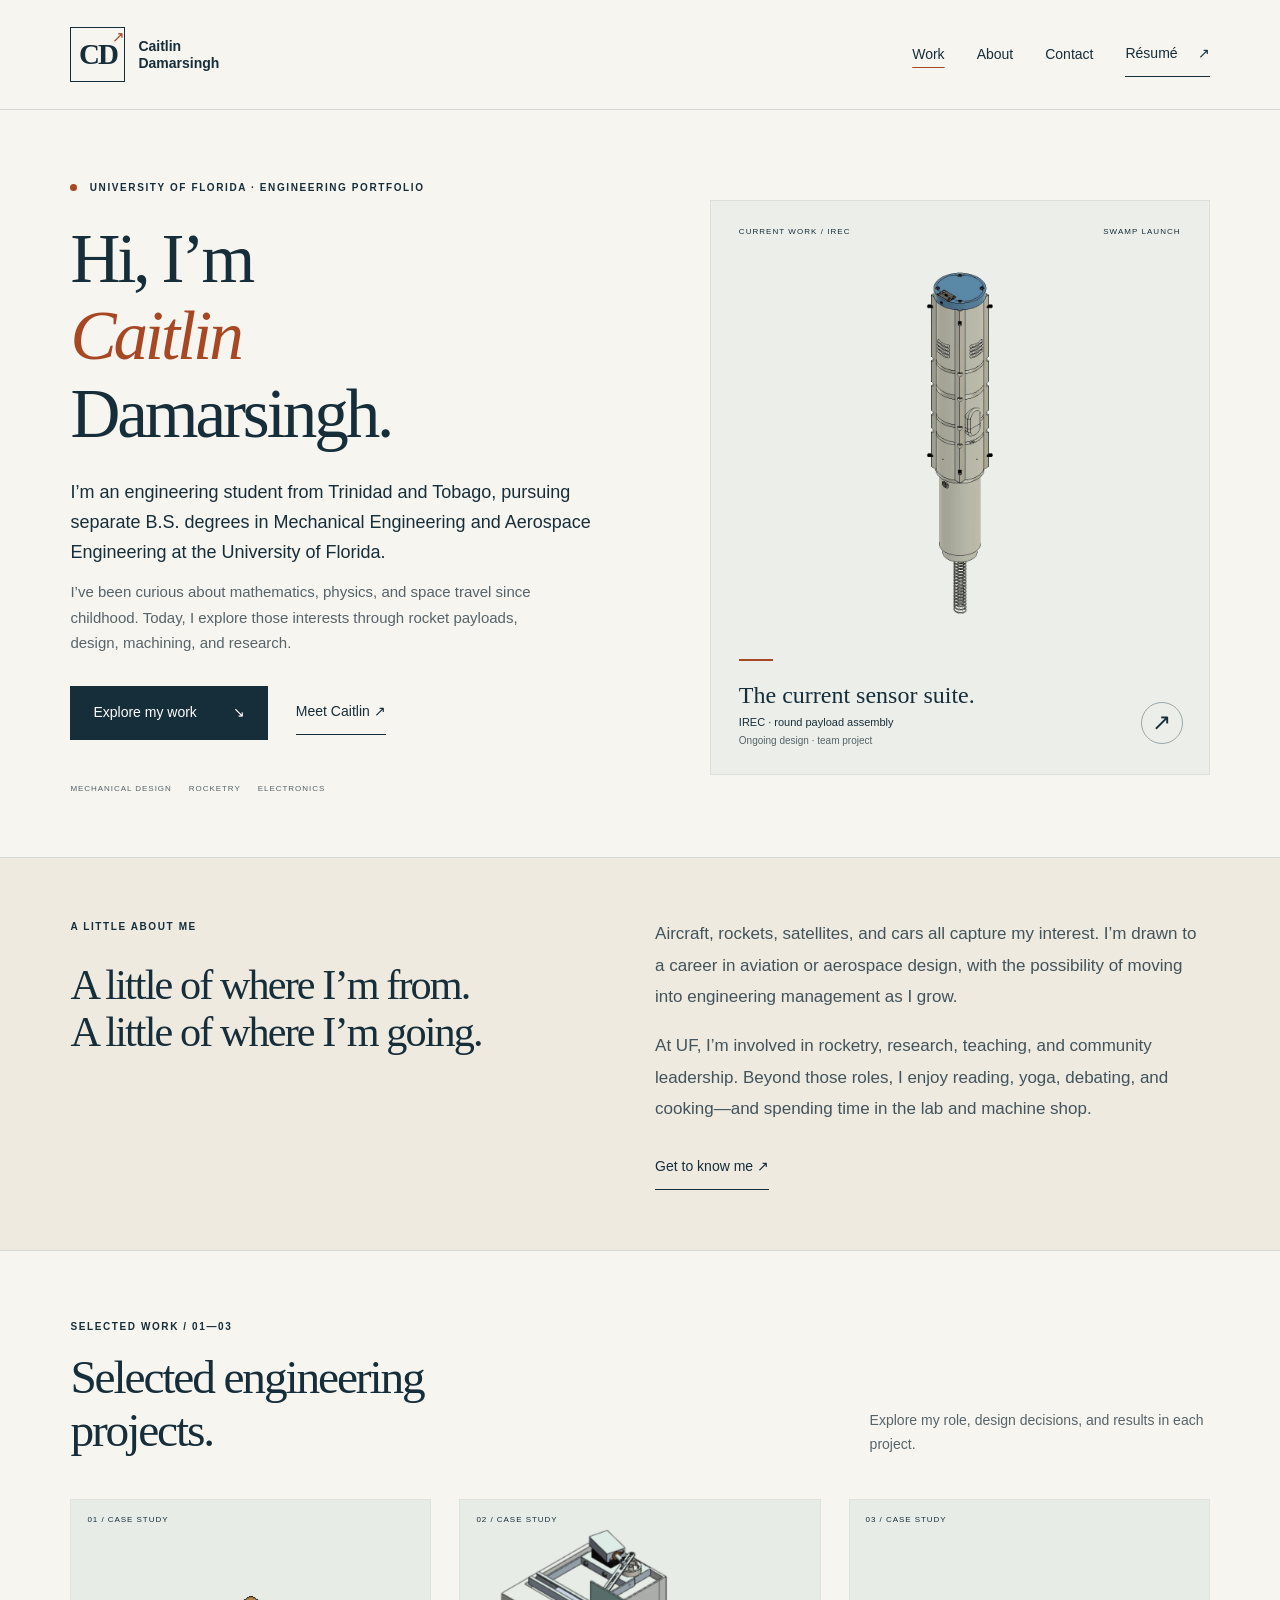
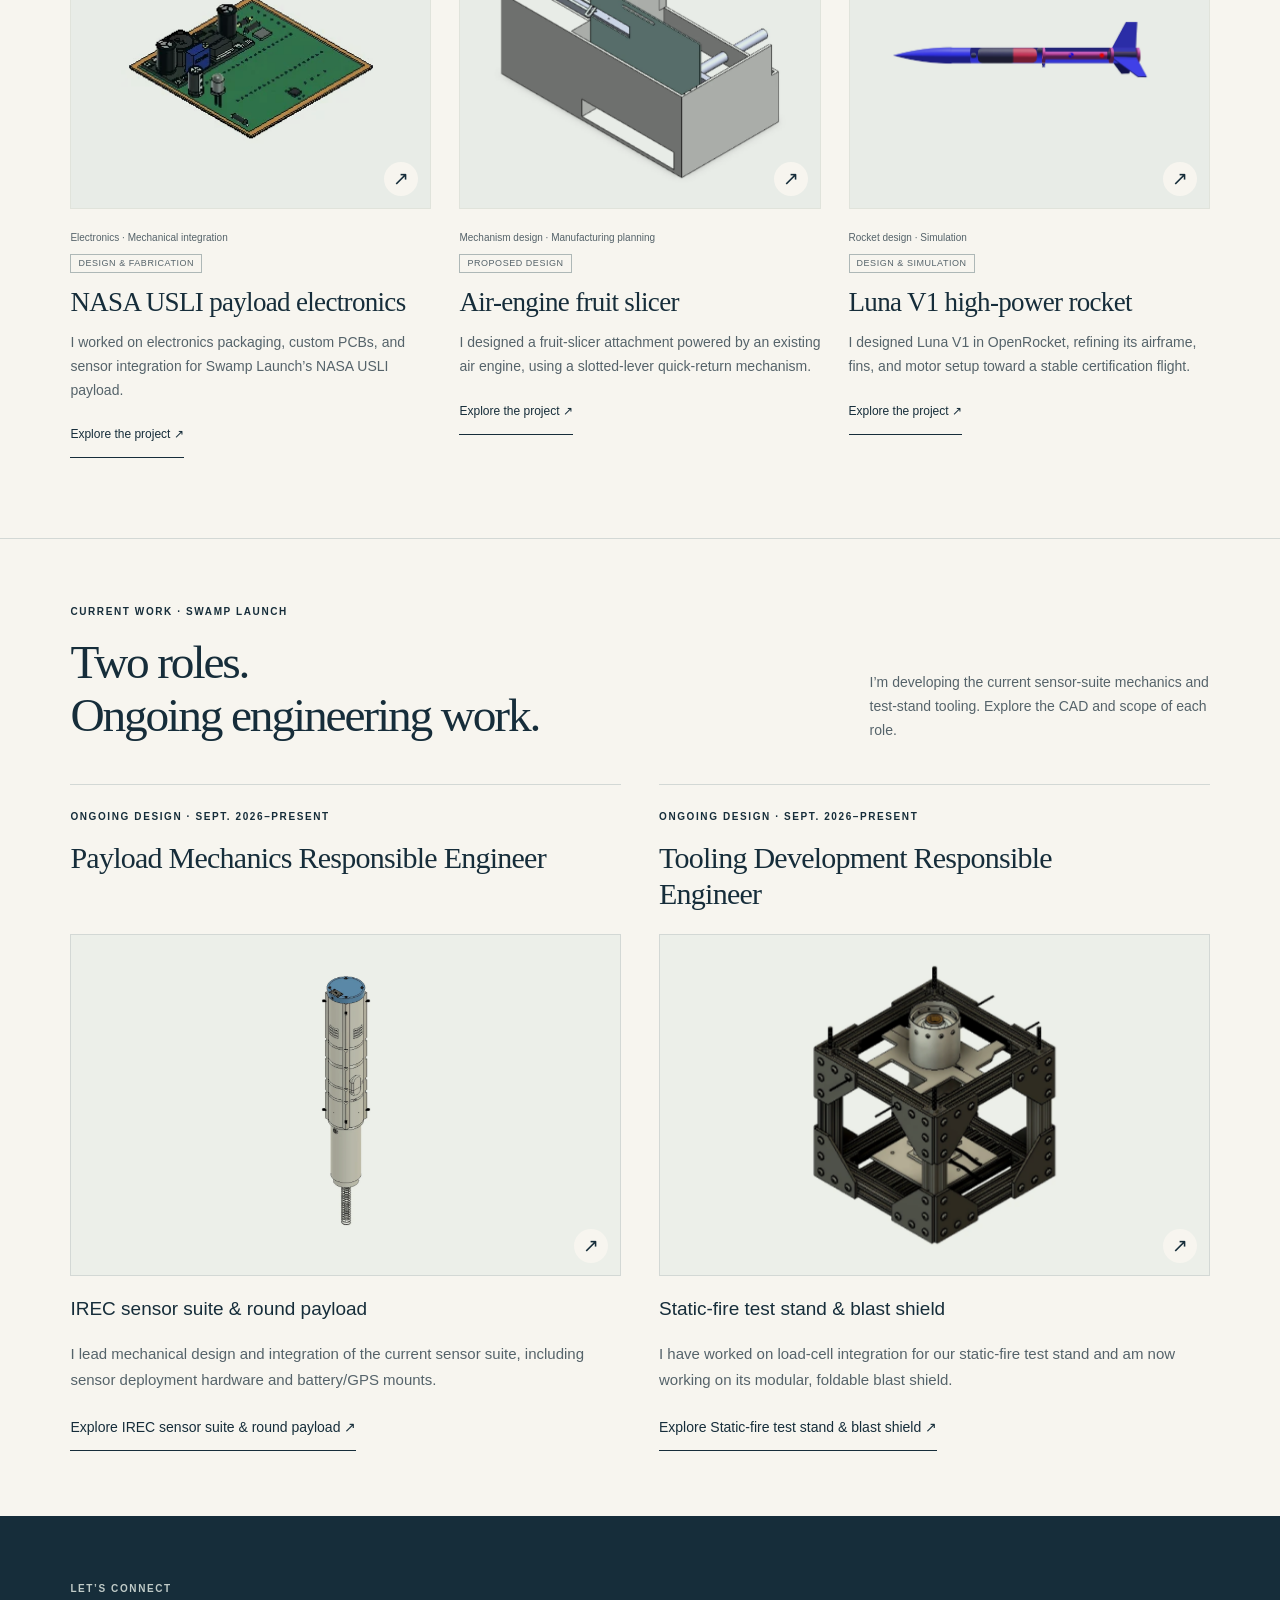
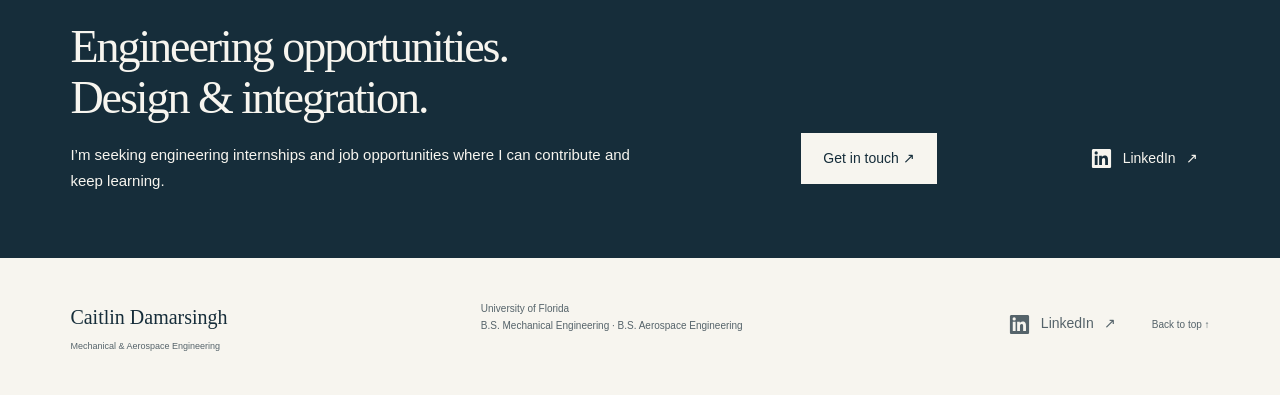
<file: index.html>
<!doctype html><html lang="en"><head><meta charset="utf-8"><meta name="viewport" content="width=device-width,initial-scale=1"><meta name="description" content="Caitlin Damarsingh — University of Florida student pursuing separate B.S. degrees in Mechanical Engineering and Aerospace Engineering. Explore engineering projects and design work."><meta name="robots" content="index,follow"><title>Engineering portfolio · Caitlin Damarsingh</title><link rel="icon" href="favicon.svg" type="image/svg+xml"><link rel="stylesheet" href="styles.css?v=561b75b8e578"><script src="script.js" defer></script></head><body><a class="skip" href="#main">Skip to content</a><header><a class="brand" href="index.html" aria-label="Caitlin Damarsingh home"><span class="monogram">CD<span>↗</span></span><span>Caitlin<br>Damarsingh</span></a><nav aria-label="Main navigation"><a href="index.html#work" aria-current="page" >Work</a><a href="about.html" >About</a><a href="about.html#contact" >Contact</a><a class="nav-resume" href="resume.html">Résumé <span aria-hidden="true">↗</span></a></nav></header><main id="main"><section class="hero" id="top"><div class="hero-copy"><p class="eyebrow"><span class="orange-dot"></span> UNIVERSITY OF FLORIDA · ENGINEERING PORTFOLIO</p><h1>Hi, I’m<br><em>Caitlin</em><br>Damarsingh.</h1><p class="intro">I’m an engineering student from Trinidad and Tobago, pursuing separate B.S. degrees in Mechanical Engineering and Aerospace Engineering at the University of Florida.</p><p class="hero-sub">I’ve been curious about mathematics, physics, and space travel since childhood. Today, I explore those interests through rocket payloads, design, machining, and research.</p><div class="actions"><a class="button" href="#work">Explore my work <span aria-hidden="true">↘</span></a><a class="text-link" href="about.html">Meet Caitlin ↗</a></div><div class="hero-tags"><span>MECHANICAL DESIGN</span><span>ROCKETRY</span><span>ELECTRONICS</span></div></div><figure class="hero-figure"><div class="figure-heading"><span>CURRENT WORK / IREC</span><span>SWAMP LAUNCH</span></div><img src="assets/payload.webp" alt="CAD view of the current IREC round payload assembly" class="" loading="eager" decoding="async"><figcaption><span class="figure-rule"></span><strong>The current sensor suite.</strong><br>IREC · round payload assembly<br><small>Ongoing design · team project</small></figcaption><a href="projects/sensor-suite.html" class="figure-link" aria-label="Explore the current sensor suite">↗</a></figure></section><section class="personal-intro"><div><p class="eyebrow">A LITTLE ABOUT ME</p><h2>A little of where I’m from.<br>A little of where I’m going.</h2></div><div><p>Aircraft, rockets, satellites, and cars all capture my interest. I’m drawn to a career in aviation or aerospace design, with the possibility of moving into engineering management as I grow.</p><p>At UF, I’m involved in rocketry, research, teaching, and community leadership. Beyond those roles, I enjoy reading, yoga, debating, and cooking—and spending time in the lab and machine shop.</p><a class="text-link" href="about.html">Get to know me ↗</a></div></section><section id="work" class="work-section"><div class="section-heading"><div><p class="eyebrow">SELECTED WORK / 01—03</p><h2>Selected engineering<br>projects.</h2></div><p>Explore my role, design decisions, and results in each project.</p></div><div class="project-grid"><article class="project-card"><a class="project-image payload-electronics" href="projects/payload-electronics.html"><img src="assets/motor-sled.webp" alt="CAD view of my NASA USLI motor-side PCB sled" class="" loading="lazy" decoding="async"><span class="image-index">01 / CASE STUDY</span><span class="circle-arrow" aria-hidden="true">↗</span></a><div class="card-meta"><span>Electronics · Mechanical integration</span><span class="status">Design &amp; fabrication</span></div><h3><a href="projects/payload-electronics.html">NASA USLI payload electronics</a></h3><p>I worked on electronics packaging, custom PCBs, and sensor integration for Swamp Launch’s NASA USLI payload.</p><a class="text-link" href="projects/payload-electronics.html">Explore the project <span aria-hidden="true">↗</span></a></article><article class="project-card"><a class="project-image fruit-slicer" href="projects/fruit-slicer.html"><img src="assets/slicer-assembly.webp" alt="Isometric CAD view of my fruit-slicer attachment with the supplied air engine" class="" loading="lazy" decoding="async"><span class="image-index">02 / CASE STUDY</span><span class="circle-arrow" aria-hidden="true">↗</span></a><div class="card-meta"><span>Mechanism design · Manufacturing planning</span><span class="status">Proposed design</span></div><h3><a href="projects/fruit-slicer.html">Air-engine fruit slicer</a></h3><p>I designed a fruit-slicer attachment powered by an existing air engine, using a slotted-lever quick-return mechanism.</p><a class="text-link" href="projects/fruit-slicer.html">Explore the project <span aria-hidden="true">↗</span></a></article><article class="project-card"><a class="project-image luna" href="projects/luna.html"><img src="assets/luna-rocket.webp" alt="OpenRocket model view of Luna V1 with internal components visible" class="" loading="lazy" decoding="async"><span class="image-index">03 / CASE STUDY</span><span class="circle-arrow" aria-hidden="true">↗</span></a><div class="card-meta"><span>Rocket design · Simulation</span><span class="status">Design &amp; simulation</span></div><h3><a href="projects/luna.html">Luna V1 high-power rocket</a></h3><p>I designed Luna V1 in OpenRocket, refining its airframe, fins, and motor setup toward a stable certification flight.</p><a class="text-link" href="projects/luna.html">Explore the project <span aria-hidden="true">↗</span></a></article></div></section><section class="current-work" id="current-work"><div class="section-heading"><div><p class="eyebrow">CURRENT WORK · SWAMP LAUNCH</p><h2>Two roles.<br>Ongoing engineering work.</h2></div><p>I’m developing the current sensor-suite mechanics and test-stand tooling. Explore the CAD and scope of each role.</p></div><div class="current-grid"><article class="current-card"><p class="eyebrow">Ongoing design · Sept. 2026–present</p><h3>Payload Mechanics Responsible Engineer</h3><a class="current-image sensor-suite" href="projects/sensor-suite.html"><img src="assets/payload.webp" alt="CAD view of the current IREC round payload assembly" class="" loading="lazy" decoding="async"><span class="circle-arrow" aria-hidden="true">↗</span></a><h4>IREC sensor suite &amp; round payload</h4><p>I lead mechanical design and integration of the current sensor suite, including sensor deployment hardware and battery/GPS mounts.</p><a class="text-link" href="projects/sensor-suite.html">Explore IREC sensor suite &amp; round payload ↗</a></article><article class="current-card"><p class="eyebrow">Ongoing design · Sept. 2026–present</p><h3>Tooling Development Responsible Engineer</h3><a class="current-image tooling-development" href="projects/tooling-development.html"><img src="assets/test-stand.webp" alt="CAD assembly of the rocket-motor static-fire test stand" class="" loading="lazy" decoding="async"><span class="circle-arrow" aria-hidden="true">↗</span></a><h4>Static-fire test stand &amp; blast shield</h4><p>I have worked on load-cell integration for our static-fire test stand and am now working on its modular, foldable blast shield.</p><a class="text-link" href="projects/tooling-development.html">Explore Static-fire test stand &amp; blast shield ↗</a></article></div></section><section class="contact-band"><p class="eyebrow">LET’S CONNECT</p><h2>Engineering opportunities.<br>Design & integration.</h2><div><p>I’m seeking engineering internships and job opportunities where I can contribute and keep learning.</p><a class="button light" href="mailto:caitlindsingh@outlook.com">Get in touch ↗</a><a class="linkedin-link" href="https://www.linkedin.com/in/caitlin-damarsingh-7864aa228/" target="_blank" rel="noopener noreferrer"><svg viewBox="0 0 24 24" aria-hidden="true" focusable="false"><path fill="currentColor" d="M20.45 2H3.55C2.69 2 2 2.68 2 3.52v16.96c0 .84.69 1.52 1.55 1.52h16.9c.86 0 1.55-.68 1.55-1.52V3.52c0-.84-.69-1.52-1.55-1.52ZM7.93 18.75H4.98V9.2h2.95v9.55ZM6.45 7.9a1.71 1.71 0 1 1 0-3.42 1.71 1.71 0 0 1 0 3.42Zm12.3 10.85h-2.94v-4.64c0-1.11-.02-2.53-1.54-2.53-1.54 0-1.78 1.2-1.78 2.45v4.72H9.55V9.2h2.82v1.3h.04c.39-.74 1.35-1.52 2.78-1.52 2.98 0 3.56 1.96 3.56 4.5v5.27Z"/></svg><span>LinkedIn</span><span aria-hidden="true">↗</span><span class="sr-only"> (opens in a new tab)</span></a></div></section></main><footer><a class="brand-text" href="index.html">Caitlin Damarsingh<span>Mechanical & Aerospace Engineering</span></a><p>University of Florida<br>B.S. Mechanical Engineering · B.S. Aerospace Engineering</p><div class="footer-links"><a class="linkedin-link" href="https://www.linkedin.com/in/caitlin-damarsingh-7864aa228/" target="_blank" rel="noopener noreferrer"><svg viewBox="0 0 24 24" aria-hidden="true" focusable="false"><path fill="currentColor" d="M20.45 2H3.55C2.69 2 2 2.68 2 3.52v16.96c0 .84.69 1.52 1.55 1.52h16.9c.86 0 1.55-.68 1.55-1.52V3.52c0-.84-.69-1.52-1.55-1.52ZM7.93 18.75H4.98V9.2h2.95v9.55ZM6.45 7.9a1.71 1.71 0 1 1 0-3.42 1.71 1.71 0 0 1 0 3.42Zm12.3 10.85h-2.94v-4.64c0-1.11-.02-2.53-1.54-2.53-1.54 0-1.78 1.2-1.78 2.45v4.72H9.55V9.2h2.82v1.3h.04c.39-.74 1.35-1.52 2.78-1.52 2.98 0 3.56 1.96 3.56 4.5v5.27Z"/></svg><span>LinkedIn</span><span aria-hidden="true">↗</span><span class="sr-only"> (opens in a new tab)</span></a><a href="#top" class="backtop">Back to top ↑</a></div></footer><dialog id="gallery-dialog" aria-labelledby="gallery-title"><div class="dialog-bar"><h2 id="gallery-title">Project image</h2><button type="button" id="close-gallery" aria-label="Close enlarged image">Close ×</button></div><img id="gallery-image" alt=""><p id="gallery-caption"></p></dialog></body></html>
</file>
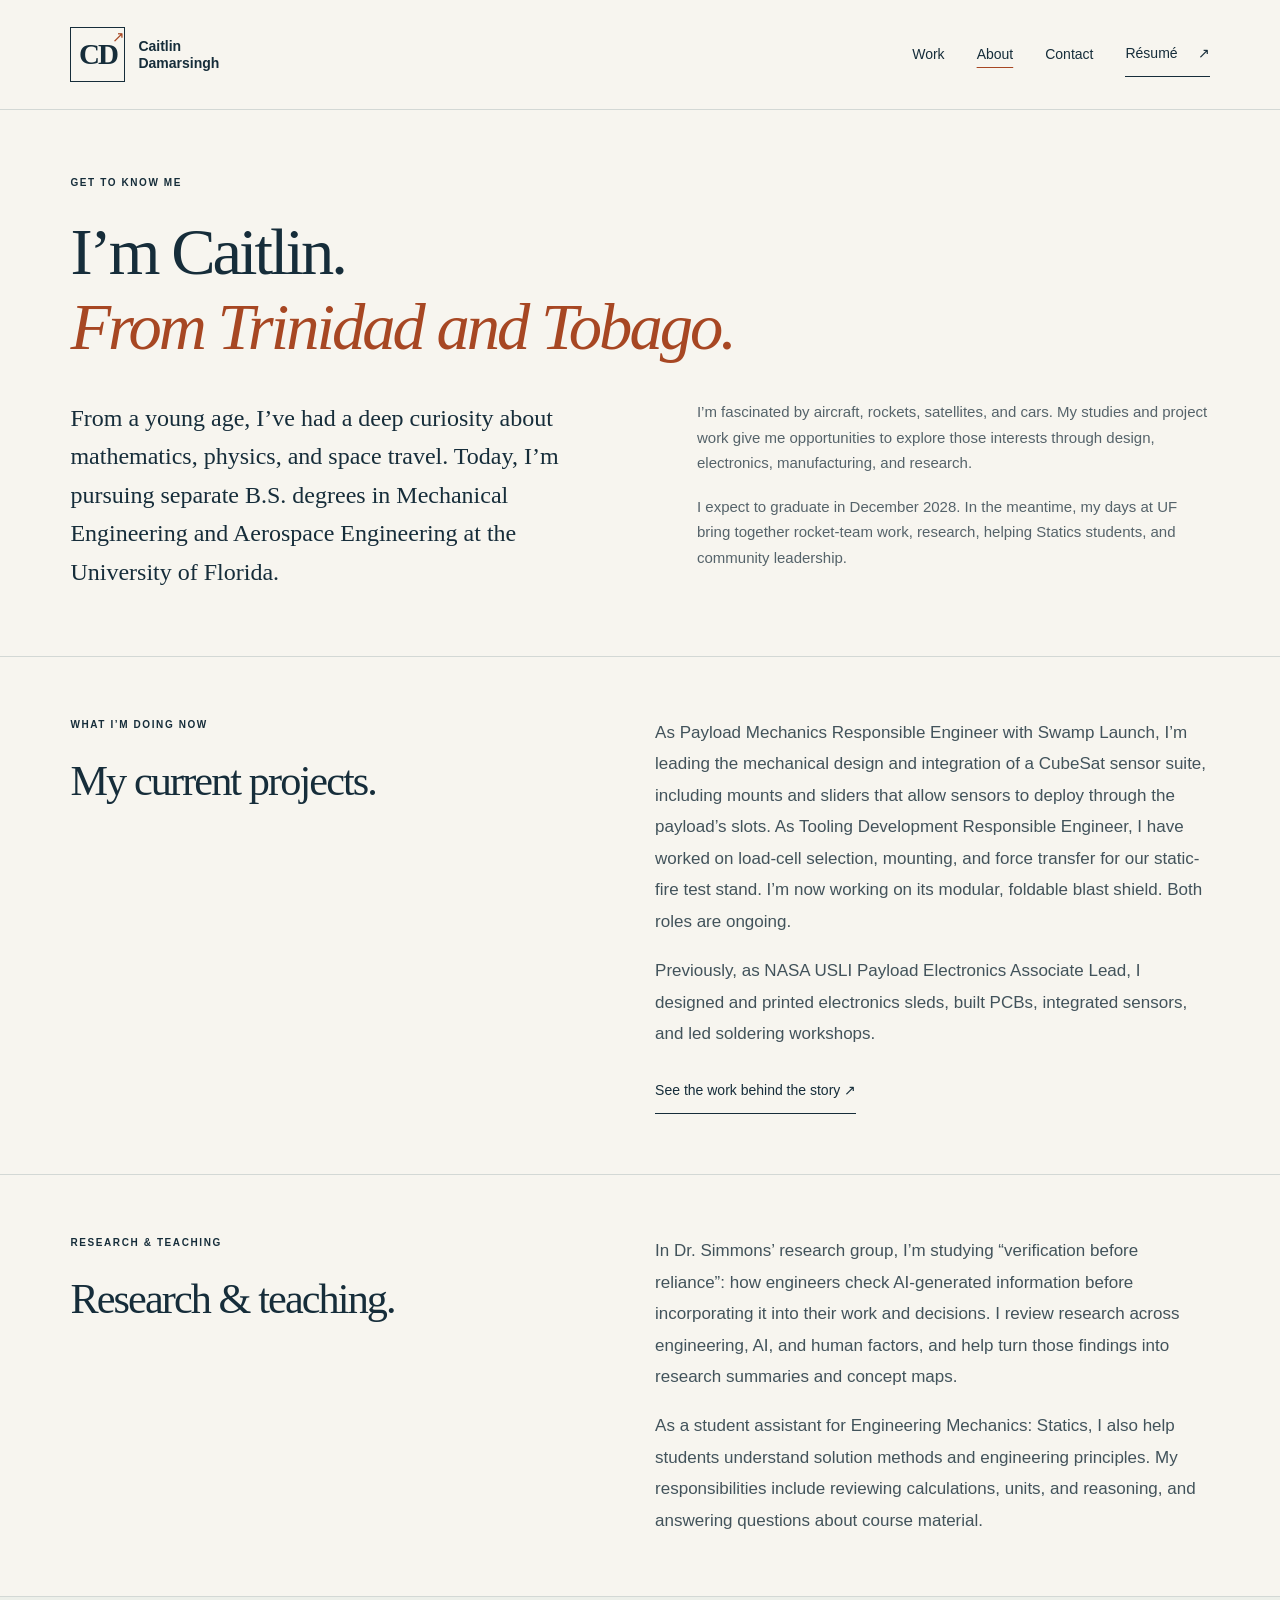
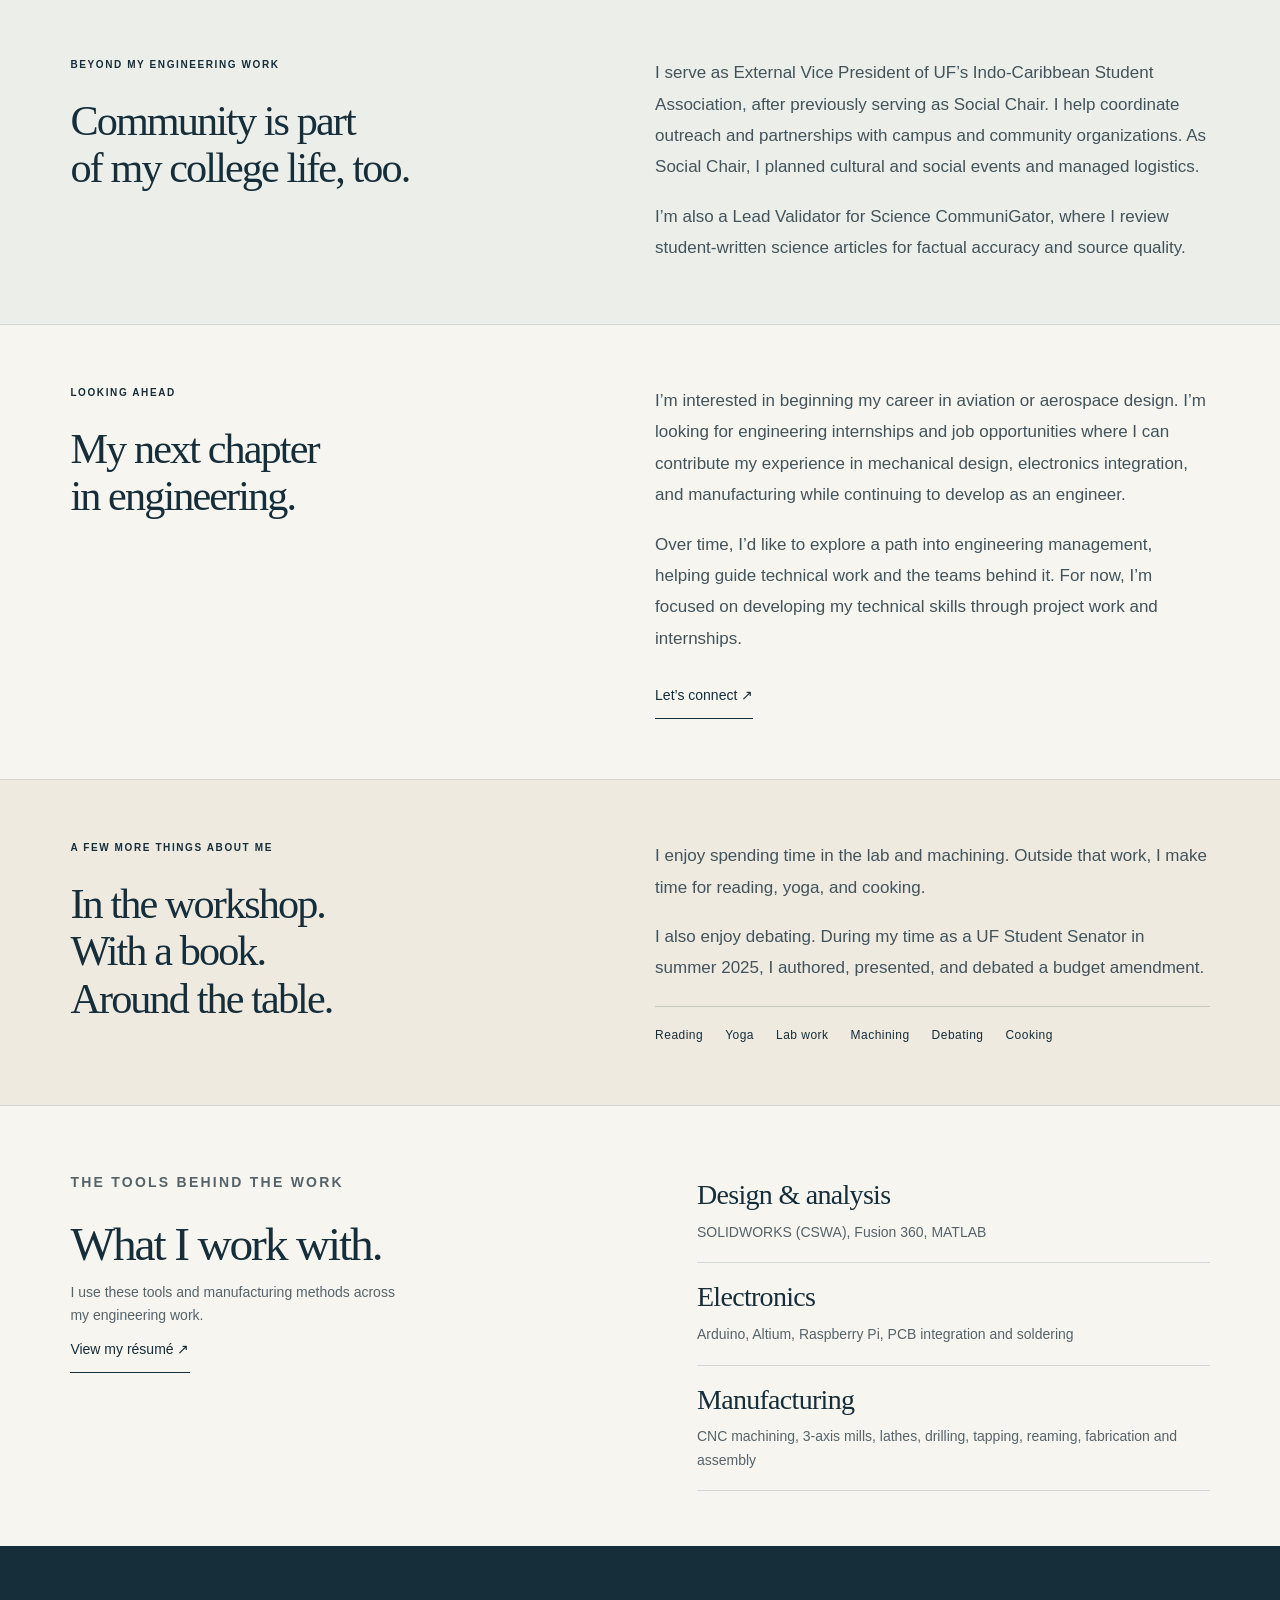
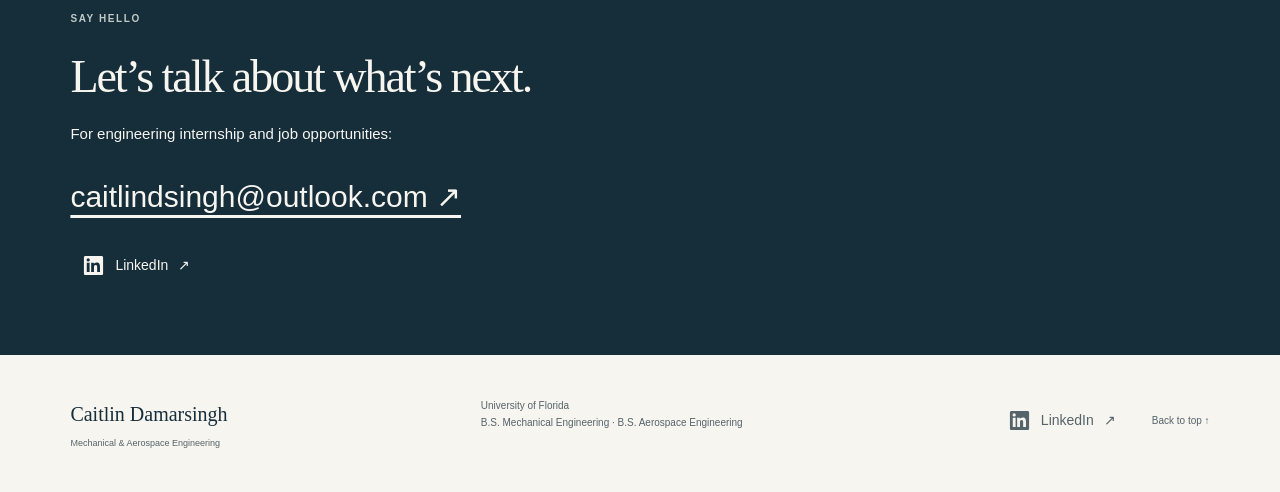
<file: about.html>
<!doctype html><html lang="en"><head><meta charset="utf-8"><meta name="viewport" content="width=device-width,initial-scale=1"><meta name="description" content="Caitlin Damarsingh — University of Florida student pursuing separate B.S. degrees in Mechanical Engineering and Aerospace Engineering. Explore engineering projects and design work."><meta name="robots" content="index,follow"><title>About &amp; contact · Caitlin Damarsingh</title><link rel="icon" href="favicon.svg" type="image/svg+xml"><link rel="stylesheet" href="styles.css?v=561b75b8e578"><script src="script.js" defer></script></head><body><a class="skip" href="#main">Skip to content</a><header><a class="brand" href="index.html" aria-label="Caitlin Damarsingh home"><span class="monogram">CD<span>↗</span></span><span>Caitlin<br>Damarsingh</span></a><nav aria-label="Main navigation"><a href="index.html#work" >Work</a><a href="about.html" aria-current="page" >About</a><a href="about.html#contact" >Contact</a><a class="nav-resume" href="resume.html">Résumé <span aria-hidden="true">↗</span></a></nav></header><main id="main"><section class="about-hero" id="top"><p class="eyebrow">GET TO KNOW ME</p><h1>I’m Caitlin.<br><em>From Trinidad and Tobago.</em></h1><div class="about-columns"><p class="project-deck">From a young age, I’ve had a deep curiosity about mathematics, physics, and space travel. Today, I’m pursuing separate B.S. degrees in Mechanical Engineering and Aerospace Engineering at the University of Florida.</p><div><p>I’m fascinated by aircraft, rockets, satellites, and cars. My studies and project work give me opportunities to explore those interests through design, electronics, manufacturing, and research.</p><p>I expect to graduate in December 2028. In the meantime, my days at UF bring together rocket-team work, research, helping Statics students, and community leadership.</p></div></div></section><section class="personal-chapter"><div><p class="eyebrow">WHAT I’M DOING NOW</p><h2>My current projects.</h2></div><div class="narrative"><p>As Payload Mechanics Responsible Engineer with Swamp Launch, I’m leading the mechanical design and integration of a CubeSat sensor suite, including mounts and sliders that allow sensors to deploy through the payload’s slots. As Tooling Development Responsible Engineer, I have worked on load-cell selection, mounting, and force transfer for our static-fire test stand. I’m now working on its modular, foldable blast shield. Both roles are ongoing.</p><p>Previously, as NASA USLI Payload Electronics Associate Lead, I designed and printed electronics sleds, built PCBs, integrated sensors, and led soldering workshops.</p><a class="text-link" href="index.html#work">See the work behind the story ↗</a></div></section><section class="personal-chapter"><div><p class="eyebrow">RESEARCH & TEACHING</p><h2>Research & teaching.</h2></div><div class="narrative"><p>In Dr. Simmons’ research group, I’m studying “verification before reliance”: how engineers check AI-generated information before incorporating it into their work and decisions. I review research across engineering, AI, and human factors, and help turn those findings into research summaries and concept maps.</p><p>As a student assistant for Engineering Mechanics: Statics, I also help students understand solution methods and engineering principles. My responsibilities include reviewing calculations, units, and reasoning, and answering questions about course material.</p></div></section><section class="personal-chapter community-chapter"><div><p class="eyebrow">BEYOND MY ENGINEERING WORK</p><h2>Community is part<br>of my college life, too.</h2></div><div class="narrative"><p>I serve as External Vice President of UF’s Indo-Caribbean Student Association, after previously serving as Social Chair. I help coordinate outreach and partnerships with campus and community organizations. As Social Chair, I planned cultural and social events and managed logistics.</p><p>I’m also a Lead Validator for Science CommuniGator, where I review student-written science articles for factual accuracy and source quality.</p></div></section><section class="personal-chapter"><div><p class="eyebrow">LOOKING AHEAD</p><h2>My next chapter<br>in engineering.</h2></div><div class="narrative"><p>I’m interested in beginning my career in aviation or aerospace design. I’m looking for engineering internships and job opportunities where I can contribute my experience in mechanical design, electronics integration, and manufacturing while continuing to develop as an engineer.</p><p>Over time, I’d like to explore a path into engineering management, helping guide technical work and the teams behind it. For now, I’m focused on developing my technical skills through project work and internships.</p><a class="text-link" href="#contact">Let’s connect ↗</a></div></section><section class="personal-chapter interests-chapter"><div><p class="eyebrow">A FEW MORE THINGS ABOUT ME</p><h2>In the workshop.<br>With a book.<br>Around the table.</h2></div><div class="narrative"><p>I enjoy spending time in the lab and machining. Outside that work, I make time for reading, yoga, and cooking.</p><p>I also enjoy debating. During my time as a UF Student Senator in summer 2025, I authored, presented, and debated a budget amendment.</p><ul class="personal-interests" aria-label="Personal interests"><li>Reading</li><li>Yoga</li><li>Lab work</li><li>Machining</li><li>Debating</li><li>Cooking</li></ul></div></section><section class="about-details"><div><p class="eyebrow">THE TOOLS BEHIND THE WORK</p><h2>What I work with.</h2><p class="toolkit-intro">I use these tools and manufacturing methods across my engineering work.</p><a class="text-link" href="resume.html">View my résumé ↗</a></div><div><article><h3>Design & analysis</h3><p>SOLIDWORKS (CSWA), Fusion 360, MATLAB</p></article><article><h3>Electronics</h3><p>Arduino, Altium, Raspberry Pi, PCB integration and soldering</p></article><article><h3>Manufacturing</h3><p>CNC machining, 3-axis mills, lathes, drilling, tapping, reaming, fabrication and assembly</p></article></div></section><section id="contact" class="contact-band"><p class="eyebrow">SAY HELLO</p><h2>Let’s talk about what’s next.</h2><p>For engineering internship and job opportunities:</p><a class="email-link" href="mailto:caitlindsingh@outlook.com">caitlindsingh@outlook.com ↗</a><a class="linkedin-link" href="https://www.linkedin.com/in/caitlin-damarsingh-7864aa228/" target="_blank" rel="noopener noreferrer"><svg viewBox="0 0 24 24" aria-hidden="true" focusable="false"><path fill="currentColor" d="M20.45 2H3.55C2.69 2 2 2.68 2 3.52v16.96c0 .84.69 1.52 1.55 1.52h16.9c.86 0 1.55-.68 1.55-1.52V3.52c0-.84-.69-1.52-1.55-1.52ZM7.93 18.75H4.98V9.2h2.95v9.55ZM6.45 7.9a1.71 1.71 0 1 1 0-3.42 1.71 1.71 0 0 1 0 3.42Zm12.3 10.85h-2.94v-4.64c0-1.11-.02-2.53-1.54-2.53-1.54 0-1.78 1.2-1.78 2.45v4.72H9.55V9.2h2.82v1.3h.04c.39-.74 1.35-1.52 2.78-1.52 2.98 0 3.56 1.96 3.56 4.5v5.27Z"/></svg><span>LinkedIn</span><span aria-hidden="true">↗</span><span class="sr-only"> (opens in a new tab)</span></a></section></main><footer><a class="brand-text" href="index.html">Caitlin Damarsingh<span>Mechanical & Aerospace Engineering</span></a><p>University of Florida<br>B.S. Mechanical Engineering · B.S. Aerospace Engineering</p><div class="footer-links"><a class="linkedin-link" href="https://www.linkedin.com/in/caitlin-damarsingh-7864aa228/" target="_blank" rel="noopener noreferrer"><svg viewBox="0 0 24 24" aria-hidden="true" focusable="false"><path fill="currentColor" d="M20.45 2H3.55C2.69 2 2 2.68 2 3.52v16.96c0 .84.69 1.52 1.55 1.52h16.9c.86 0 1.55-.68 1.55-1.52V3.52c0-.84-.69-1.52-1.55-1.52ZM7.93 18.75H4.98V9.2h2.95v9.55ZM6.45 7.9a1.71 1.71 0 1 1 0-3.42 1.71 1.71 0 0 1 0 3.42Zm12.3 10.85h-2.94v-4.64c0-1.11-.02-2.53-1.54-2.53-1.54 0-1.78 1.2-1.78 2.45v4.72H9.55V9.2h2.82v1.3h.04c.39-.74 1.35-1.52 2.78-1.52 2.98 0 3.56 1.96 3.56 4.5v5.27Z"/></svg><span>LinkedIn</span><span aria-hidden="true">↗</span><span class="sr-only"> (opens in a new tab)</span></a><a href="#top" class="backtop">Back to top ↑</a></div></footer><dialog id="gallery-dialog" aria-labelledby="gallery-title"><div class="dialog-bar"><h2 id="gallery-title">Project image</h2><button type="button" id="close-gallery" aria-label="Close enlarged image">Close ×</button></div><img id="gallery-image" alt=""><p id="gallery-caption"></p></dialog></body></html>
</file>
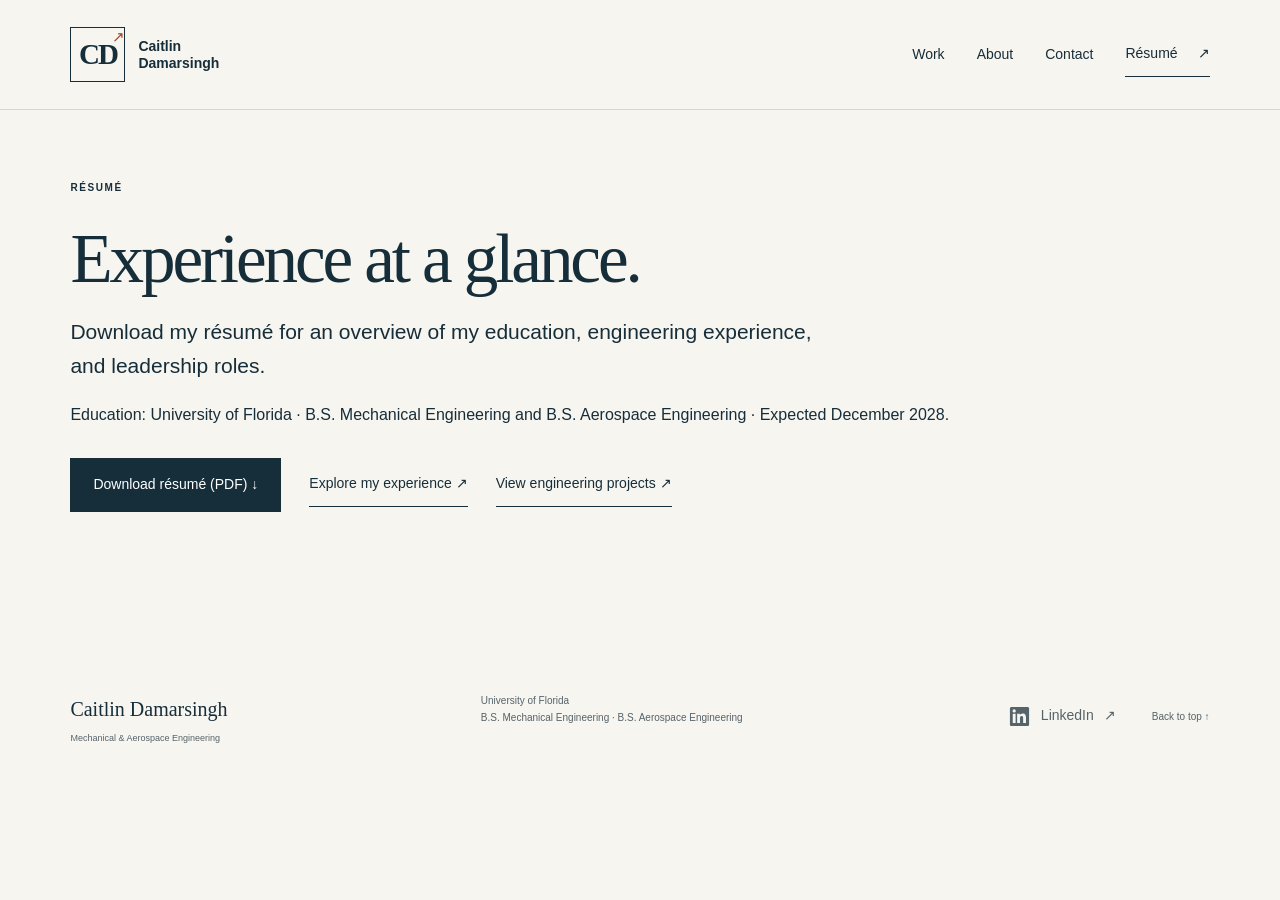
<file: resume.html>
<!doctype html><html lang="en"><head><meta charset="utf-8"><meta name="viewport" content="width=device-width,initial-scale=1"><meta name="description" content="Caitlin Damarsingh — University of Florida student pursuing separate B.S. degrees in Mechanical Engineering and Aerospace Engineering. Explore engineering projects and design work."><meta name="robots" content="index,follow"><title>Résumé · Caitlin Damarsingh</title><link rel="icon" href="favicon.svg" type="image/svg+xml"><link rel="stylesheet" href="styles.css?v=561b75b8e578"><script src="script.js" defer></script></head><body><a class="skip" href="#main">Skip to content</a><header><a class="brand" href="index.html" aria-label="Caitlin Damarsingh home"><span class="monogram">CD<span>↗</span></span><span>Caitlin<br>Damarsingh</span></a><nav aria-label="Main navigation"><a href="index.html#work" >Work</a><a href="about.html" >About</a><a href="about.html#contact" >Contact</a><a class="nav-resume" href="resume.html">Résumé <span aria-hidden="true">↗</span></a></nav></header><main id="main"><section class="resume-section" id="top"><p class="eyebrow">RÉSUMÉ</p><h1>Experience at a glance.</h1><p class="project-deck">Download my résumé for an overview of my education, engineering experience, and leadership roles.</p><p>Education: University of Florida · B.S. Mechanical Engineering and B.S. Aerospace Engineering · Expected December 2028.</p><div class="actions"><a class="button" href="downloads/caitlin-damarsingh-resume.pdf" download>Download résumé (PDF) ↓</a><a class="text-link" href="about.html">Explore my experience ↗</a><a class="text-link" href="index.html#work">View engineering projects ↗</a></div></section></main><footer><a class="brand-text" href="index.html">Caitlin Damarsingh<span>Mechanical & Aerospace Engineering</span></a><p>University of Florida<br>B.S. Mechanical Engineering · B.S. Aerospace Engineering</p><div class="footer-links"><a class="linkedin-link" href="https://www.linkedin.com/in/caitlin-damarsingh-7864aa228/" target="_blank" rel="noopener noreferrer"><svg viewBox="0 0 24 24" aria-hidden="true" focusable="false"><path fill="currentColor" d="M20.45 2H3.55C2.69 2 2 2.68 2 3.52v16.96c0 .84.69 1.52 1.55 1.52h16.9c.86 0 1.55-.68 1.55-1.52V3.52c0-.84-.69-1.52-1.55-1.52ZM7.93 18.75H4.98V9.2h2.95v9.55ZM6.45 7.9a1.71 1.71 0 1 1 0-3.42 1.71 1.71 0 0 1 0 3.42Zm12.3 10.85h-2.94v-4.64c0-1.11-.02-2.53-1.54-2.53-1.54 0-1.78 1.2-1.78 2.45v4.72H9.55V9.2h2.82v1.3h.04c.39-.74 1.35-1.52 2.78-1.52 2.98 0 3.56 1.96 3.56 4.5v5.27Z"/></svg><span>LinkedIn</span><span aria-hidden="true">↗</span><span class="sr-only"> (opens in a new tab)</span></a><a href="#top" class="backtop">Back to top ↑</a></div></footer><dialog id="gallery-dialog" aria-labelledby="gallery-title"><div class="dialog-bar"><h2 id="gallery-title">Project image</h2><button type="button" id="close-gallery" aria-label="Close enlarged image">Close ×</button></div><img id="gallery-image" alt=""><p id="gallery-caption"></p></dialog></body></html>
</file>
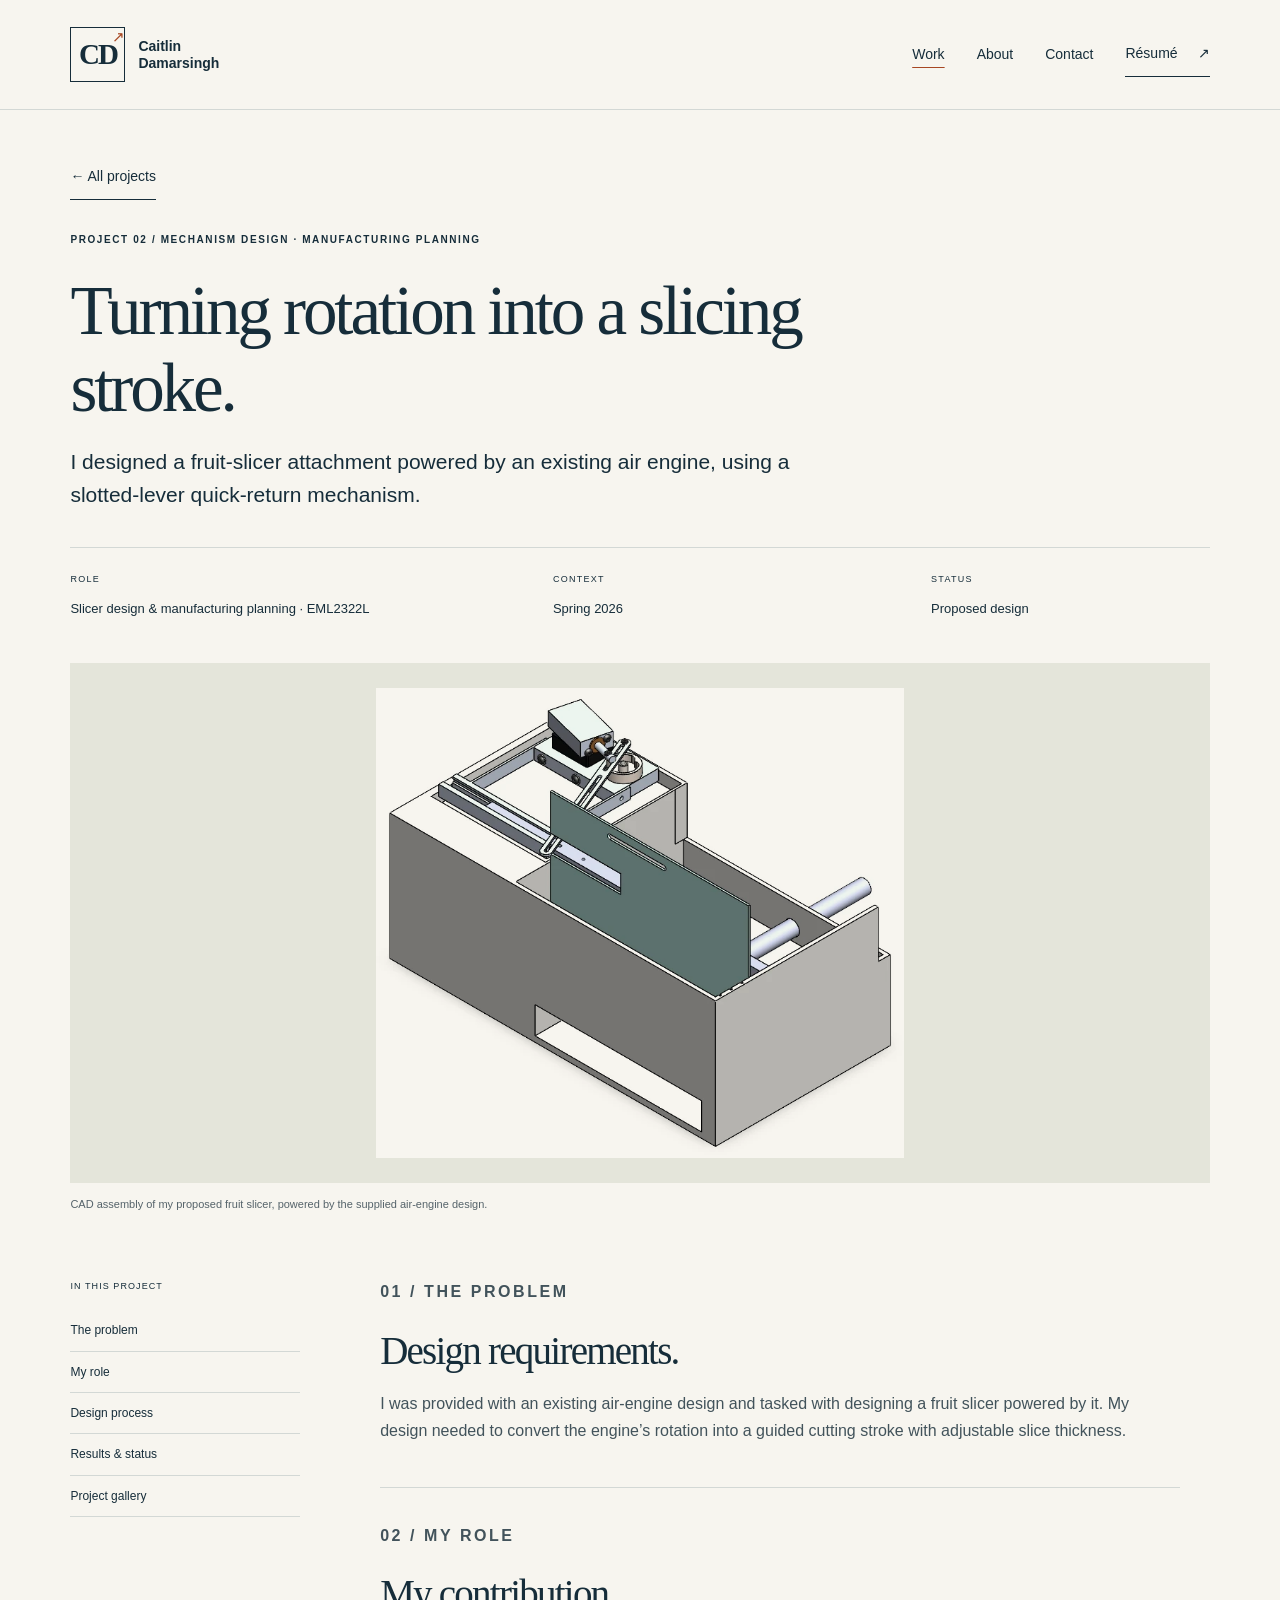
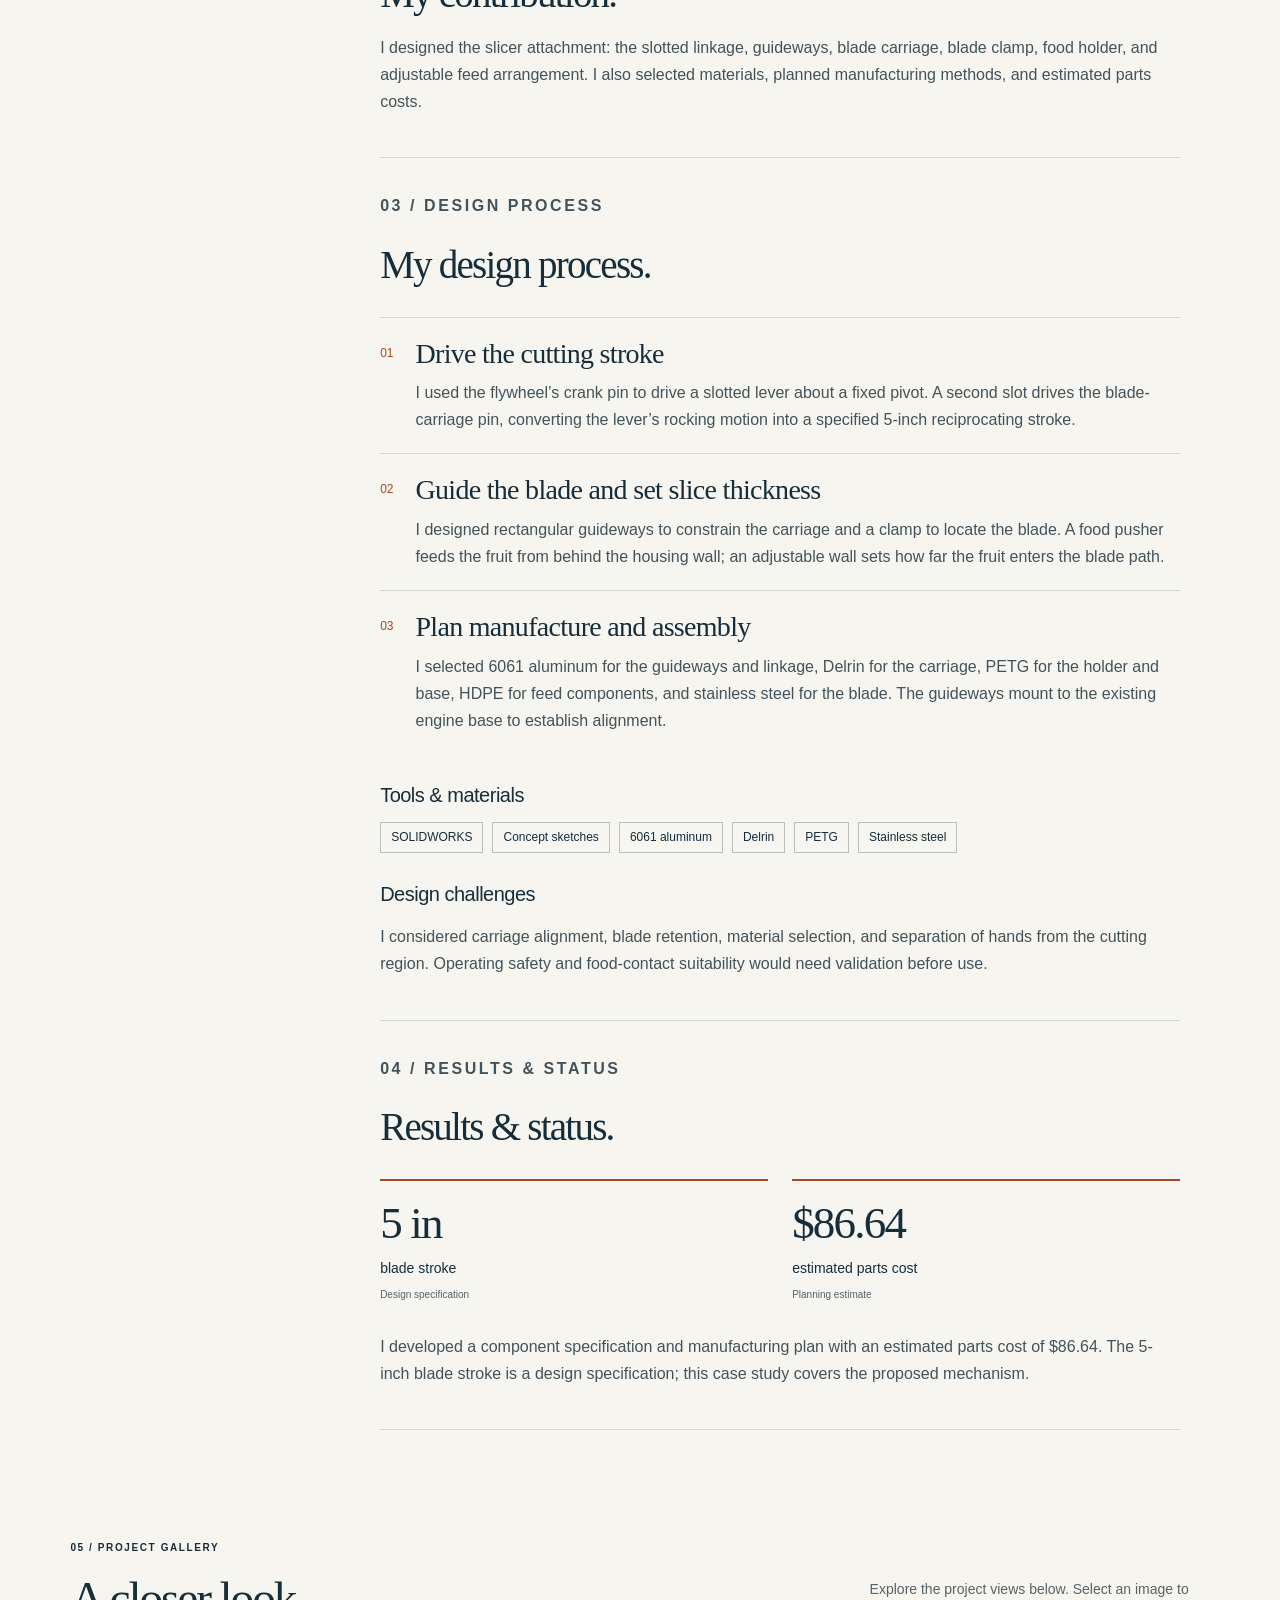
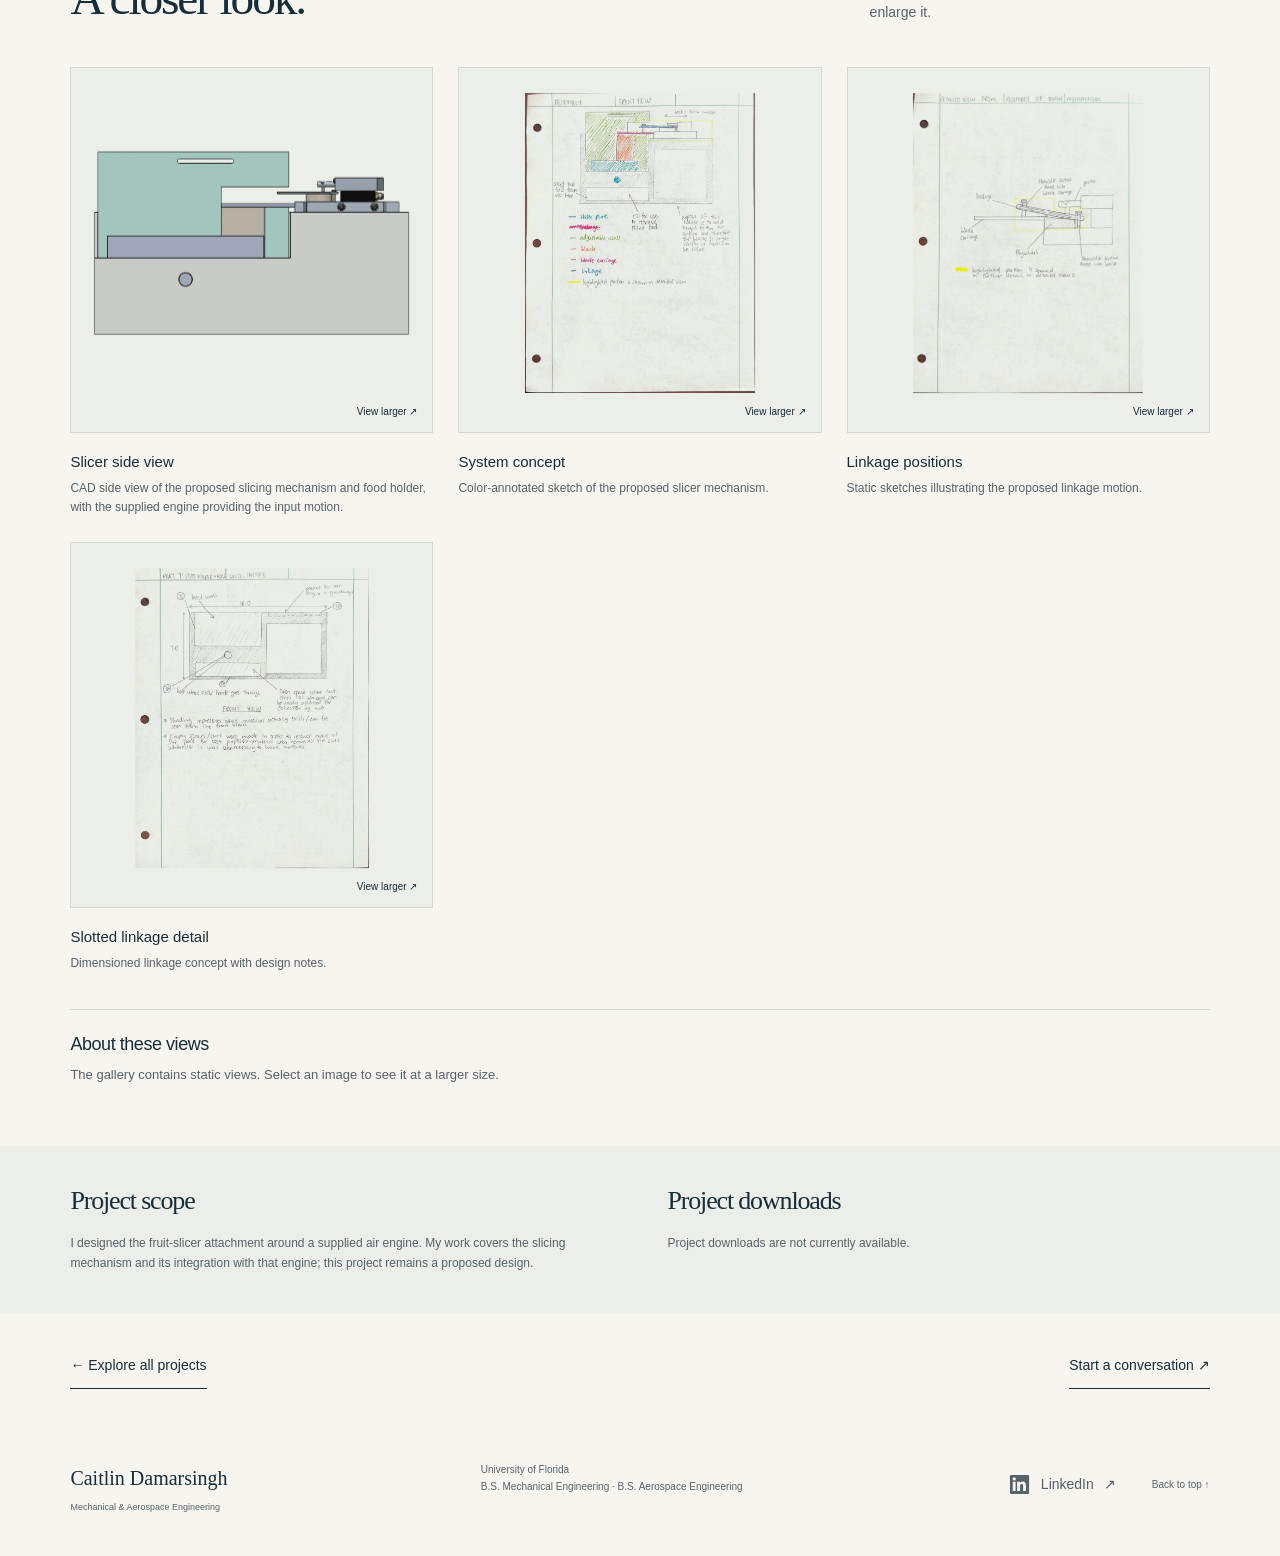
<file: projects/fruit-slicer.html>
<!doctype html><html lang="en"><head><meta charset="utf-8"><meta name="viewport" content="width=device-width,initial-scale=1"><meta name="description" content="Caitlin Damarsingh — University of Florida student pursuing separate B.S. degrees in Mechanical Engineering and Aerospace Engineering. Explore engineering projects and design work."><meta name="robots" content="index,follow"><title>Air-engine fruit slicer · Caitlin Damarsingh</title><link rel="icon" href="../favicon.svg" type="image/svg+xml"><link rel="stylesheet" href="../styles.css?v=561b75b8e578"><script src="../script.js" defer></script></head><body><a class="skip" href="#main">Skip to content</a><header><a class="brand" href="../index.html" aria-label="Caitlin Damarsingh home"><span class="monogram">CD<span>↗</span></span><span>Caitlin<br>Damarsingh</span></a><nav aria-label="Main navigation"><a href="../index.html#work" aria-current="page" >Work</a><a href="../about.html" >About</a><a href="../about.html#contact" >Contact</a><a class="nav-resume" href="../resume.html">Résumé <span aria-hidden="true">↗</span></a></nav></header><main id="main"><section class="project-intro" id="top"><a class="text-link" href="../index.html#work">← All projects</a><p class="eyebrow">PROJECT 02 / Mechanism design · Manufacturing planning</p><h1>Turning rotation into a slicing stroke.</h1><p class="project-deck">I designed a fruit-slicer attachment powered by an existing air engine, using a slotted-lever quick-return mechanism.</p><div class="project-facts"><div><span>ROLE</span><strong>Slicer design &amp; manufacturing planning · EML2322L</strong></div><div><span>CONTEXT</span><strong>Spring 2026</strong></div><div><span>STATUS</span><strong>Proposed design</strong></div></div></section><figure class="project-cover fruit-slicer"><img src="../assets/slicer-assembly.webp" alt="Isometric CAD view of my fruit-slicer attachment with the supplied air engine" class="" loading="eager" decoding="async"><figcaption>CAD assembly of my proposed fruit slicer, powered by the supplied air-engine design.</figcaption></figure><div class="case-layout"><aside class="case-nav"><span>IN THIS PROJECT</span><a href="#problem">The problem</a><a href="#role">My role</a><a href="#process">Design process</a><a href="#results">Results & status</a><a href="#gallery">Project gallery</a></aside><div class="case-content"><section id="problem"><p class="eyebrow">01 / THE PROBLEM</p><h2>Design requirements.</h2><p>I was provided with an existing air-engine design and tasked with designing a fruit slicer powered by it. My design needed to convert the engine’s rotation into a guided cutting stroke with adjustable slice thickness.</p></section><section id="role"><p class="eyebrow">02 / MY ROLE</p><h2>My contribution.</h2><p>I designed the slicer attachment: the slotted linkage, guideways, blade carriage, blade clamp, food holder, and adjustable feed arrangement. I also selected materials, planned manufacturing methods, and estimated parts costs.</p></section><section id="process"><p class="eyebrow">03 / DESIGN PROCESS</p><h2>My design process.</h2><ol class="process-list"><li><span>01</span><div><h3>Drive the cutting stroke</h3><p>I used the flywheel’s crank pin to drive a slotted lever about a fixed pivot. A second slot drives the blade-carriage pin, converting the lever’s rocking motion into a specified 5-inch reciprocating stroke.</p></div></li><li><span>02</span><div><h3>Guide the blade and set slice thickness</h3><p>I designed rectangular guideways to constrain the carriage and a clamp to locate the blade. A food pusher feeds the fruit from behind the housing wall; an adjustable wall sets how far the fruit enters the blade path.</p></div></li><li><span>03</span><div><h3>Plan manufacture and assembly</h3><p>I selected 6061 aluminum for the guideways and linkage, Delrin for the carriage, PETG for the holder and base, HDPE for feed components, and stainless steel for the blade. The guideways mount to the existing engine base to establish alignment.</p></div></li></ol><h3>Tools & materials</h3><ul class="tool-list"><li>SOLIDWORKS</li><li>Concept sketches</li><li>6061 aluminum</li><li>Delrin</li><li>PETG</li><li>Stainless steel</li></ul><h3>Design challenges</h3><p>I considered carriage alignment, blade retention, material selection, and separation of hands from the cutting region. Operating safety and food-contact suitability would need validation before use.</p></section><section id="results"><p class="eyebrow">04 / RESULTS & STATUS</p><h2>Results & status.</h2><div class="metrics"><div><strong>5 in</strong><span>blade stroke</span><small>Design specification</small></div><div><strong>$86.64</strong><span>estimated parts cost</span><small>Planning estimate</small></div></div><p>I developed a component specification and manufacturing plan with an estimated parts cost of $86.64. The 5-inch blade stroke is a design specification; this case study covers the proposed mechanism.</p></section></div></div><section id="gallery" class="gallery-section"><div class="section-heading"><div><p class="eyebrow">05 / PROJECT GALLERY</p><h2>A closer look.</h2></div><p>Explore the project views below. Select an image to enlarge it.</p></div><div class="gallery-grid"><figure class="gallery-item"><button class="image-button" data-gallery data-caption="CAD side view of the proposed slicing mechanism and food holder, with the supplied engine providing the input motion." aria-label="Enlarge Slicer side view"><img src="../assets/slicer-side.webp" alt="Slicer side view" class="" loading="lazy" decoding="async"><span>View larger ↗</span></button><figcaption><strong>Slicer side view</strong><span>CAD side view of the proposed slicing mechanism and food holder, with the supplied engine providing the input motion.</span></figcaption></figure><figure class="gallery-item"><button class="image-button" data-gallery data-caption="Color-annotated sketch of the proposed slicer mechanism." aria-label="Enlarge System concept"><img src="../assets/slicer-concept.webp" alt="System concept" class="" loading="lazy" decoding="async"><span>View larger ↗</span></button><figcaption><strong>System concept</strong><span>Color-annotated sketch of the proposed slicer mechanism.</span></figcaption></figure><figure class="gallery-item"><button class="image-button" data-gallery data-caption="Static sketches illustrating the proposed linkage motion." aria-label="Enlarge Linkage positions"><img src="../assets/slicer-motion.webp" alt="Linkage positions" class="" loading="lazy" decoding="async"><span>View larger ↗</span></button><figcaption><strong>Linkage positions</strong><span>Static sketches illustrating the proposed linkage motion.</span></figcaption></figure><figure class="gallery-item"><button class="image-button" data-gallery data-caption="Dimensioned linkage concept with design notes." aria-label="Enlarge Slotted linkage detail"><img src="../assets/slicer-linkage.webp" alt="Slotted linkage detail" class="" loading="lazy" decoding="async"><span>View larger ↗</span></button><figcaption><strong>Slotted linkage detail</strong><span>Dimensioned linkage concept with design notes.</span></figcaption></figure></div><div class="model-note"><h3>About these views</h3><p>The gallery contains static views. Select an image to see it at a larger size.</p></div></section><section class="source-section"><div><h2>Project scope</h2><p>I designed the fruit-slicer attachment around a supplied air engine. My work covers the slicing mechanism and its integration with that engine; this project remains a proposed design.</p></div><div><h2>Project downloads</h2><p>Project downloads are not currently available.</p></div></section><div class="next-project"><a class="text-link" href="../index.html#work">← Explore all projects</a><a class="text-link" href="../about.html#contact">Start a conversation ↗</a></div></main><footer><a class="brand-text" href="../index.html">Caitlin Damarsingh<span>Mechanical & Aerospace Engineering</span></a><p>University of Florida<br>B.S. Mechanical Engineering · B.S. Aerospace Engineering</p><div class="footer-links"><a class="linkedin-link" href="https://www.linkedin.com/in/caitlin-damarsingh-7864aa228/" target="_blank" rel="noopener noreferrer"><svg viewBox="0 0 24 24" aria-hidden="true" focusable="false"><path fill="currentColor" d="M20.45 2H3.55C2.69 2 2 2.68 2 3.52v16.96c0 .84.69 1.52 1.55 1.52h16.9c.86 0 1.55-.68 1.55-1.52V3.52c0-.84-.69-1.52-1.55-1.52ZM7.93 18.75H4.98V9.2h2.95v9.55ZM6.45 7.9a1.71 1.71 0 1 1 0-3.42 1.71 1.71 0 0 1 0 3.42Zm12.3 10.85h-2.94v-4.64c0-1.11-.02-2.53-1.54-2.53-1.54 0-1.78 1.2-1.78 2.45v4.72H9.55V9.2h2.82v1.3h.04c.39-.74 1.35-1.52 2.78-1.52 2.98 0 3.56 1.96 3.56 4.5v5.27Z"/></svg><span>LinkedIn</span><span aria-hidden="true">↗</span><span class="sr-only"> (opens in a new tab)</span></a><a href="#top" class="backtop">Back to top ↑</a></div></footer><dialog id="gallery-dialog" aria-labelledby="gallery-title"><div class="dialog-bar"><h2 id="gallery-title">Project image</h2><button type="button" id="close-gallery" aria-label="Close enlarged image">Close ×</button></div><img id="gallery-image" alt=""><p id="gallery-caption"></p></dialog></body></html>
</file>
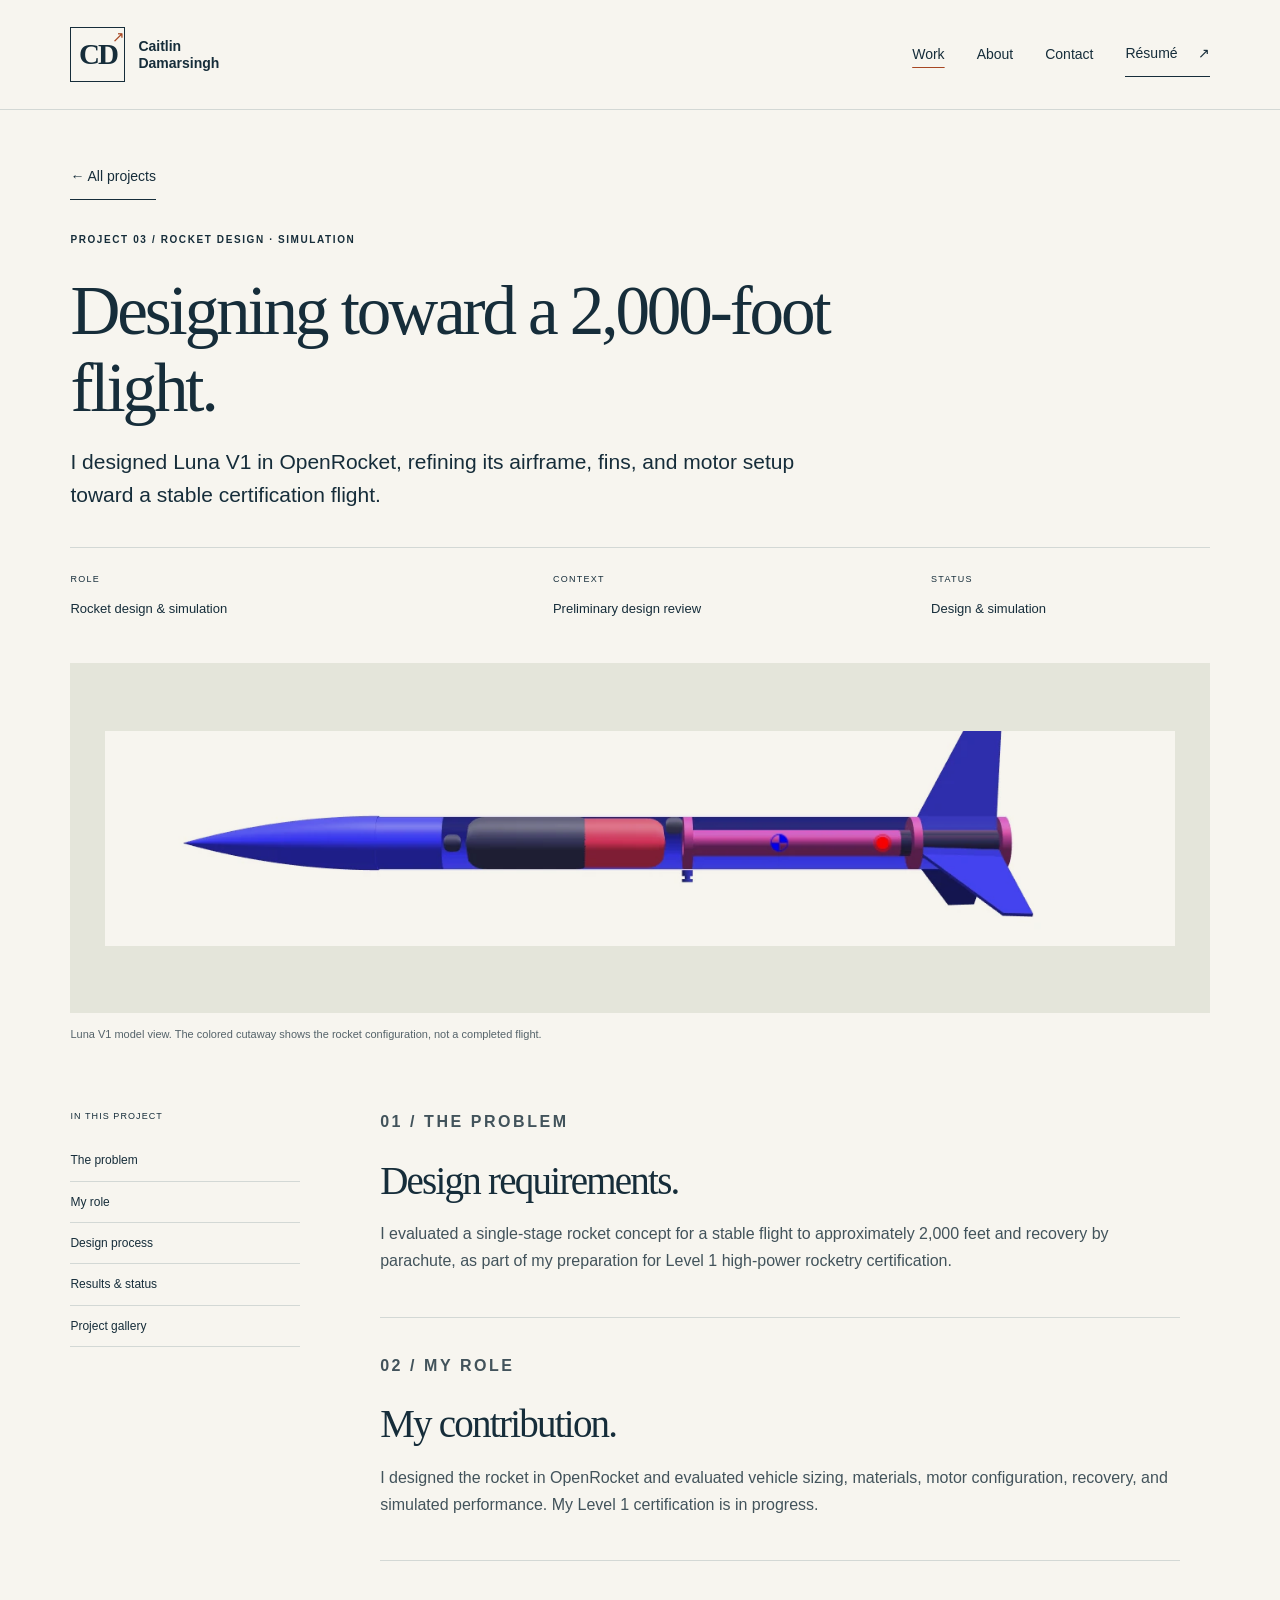
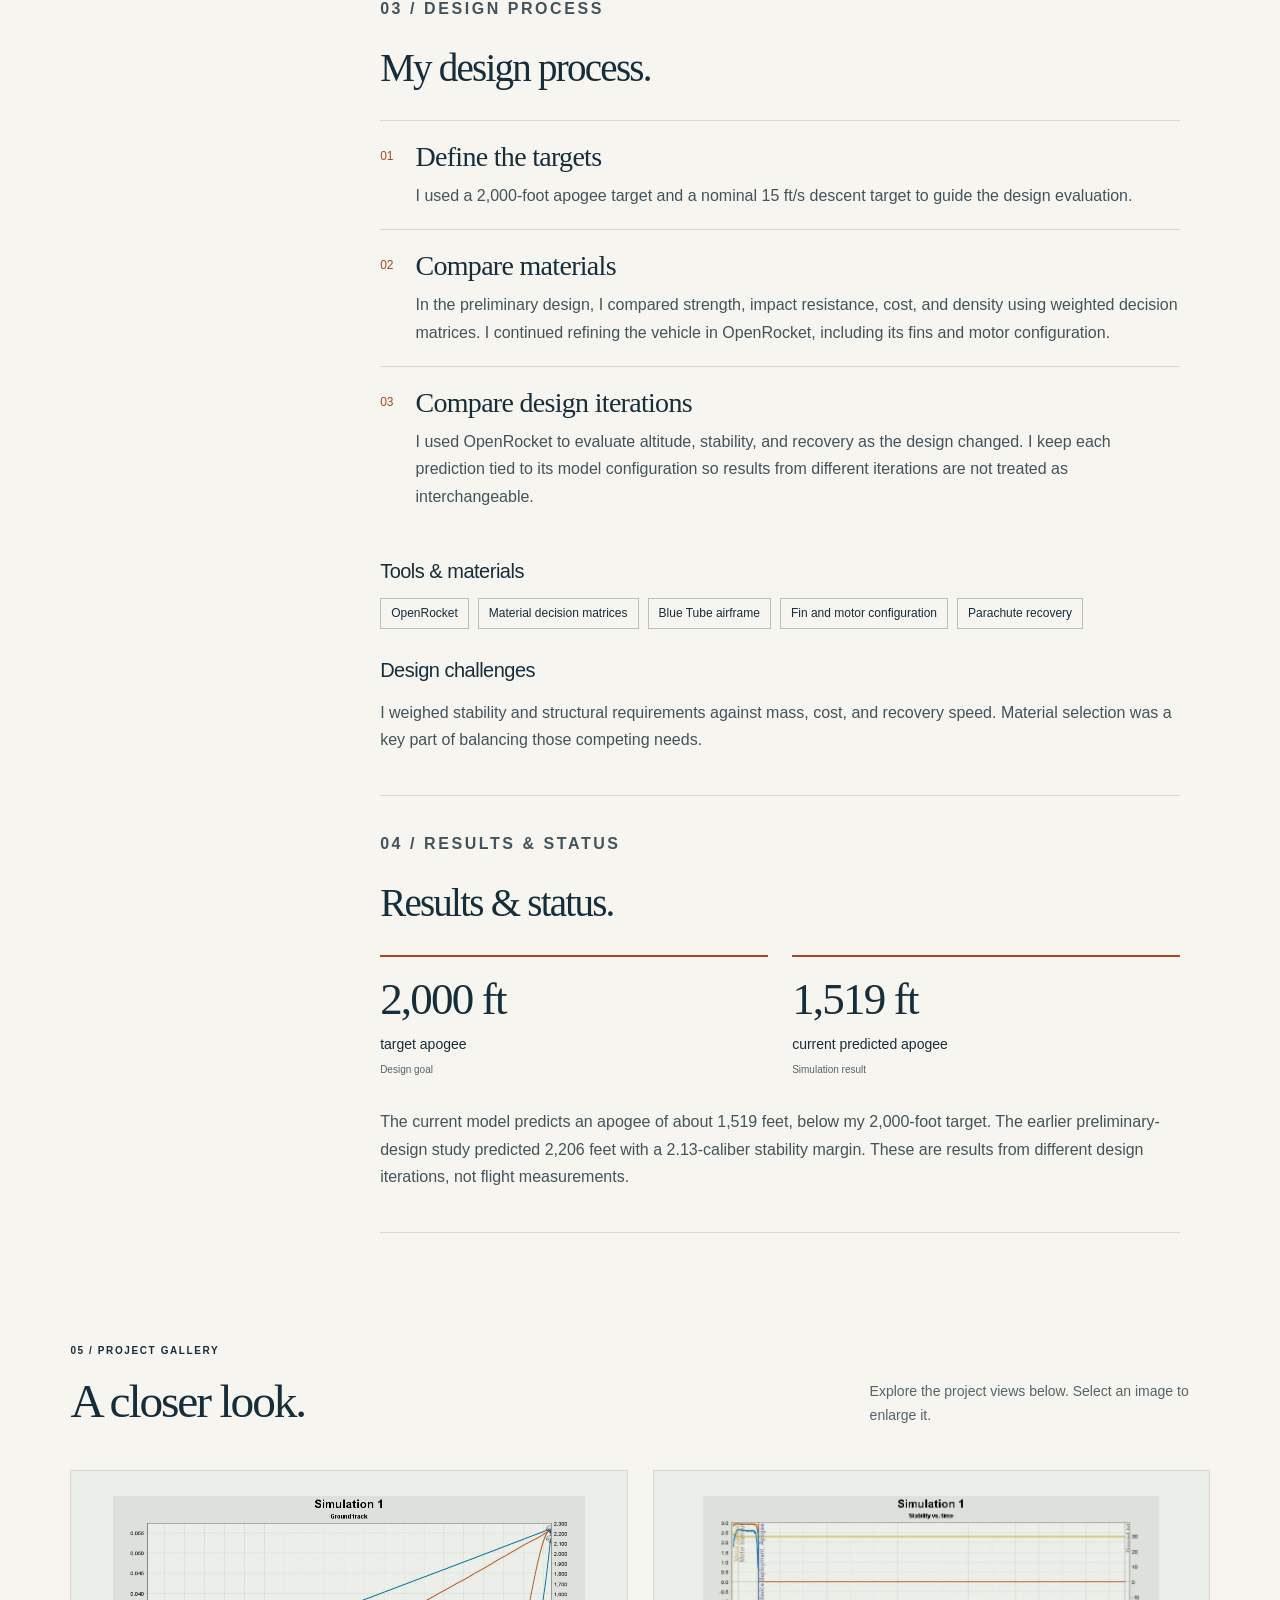
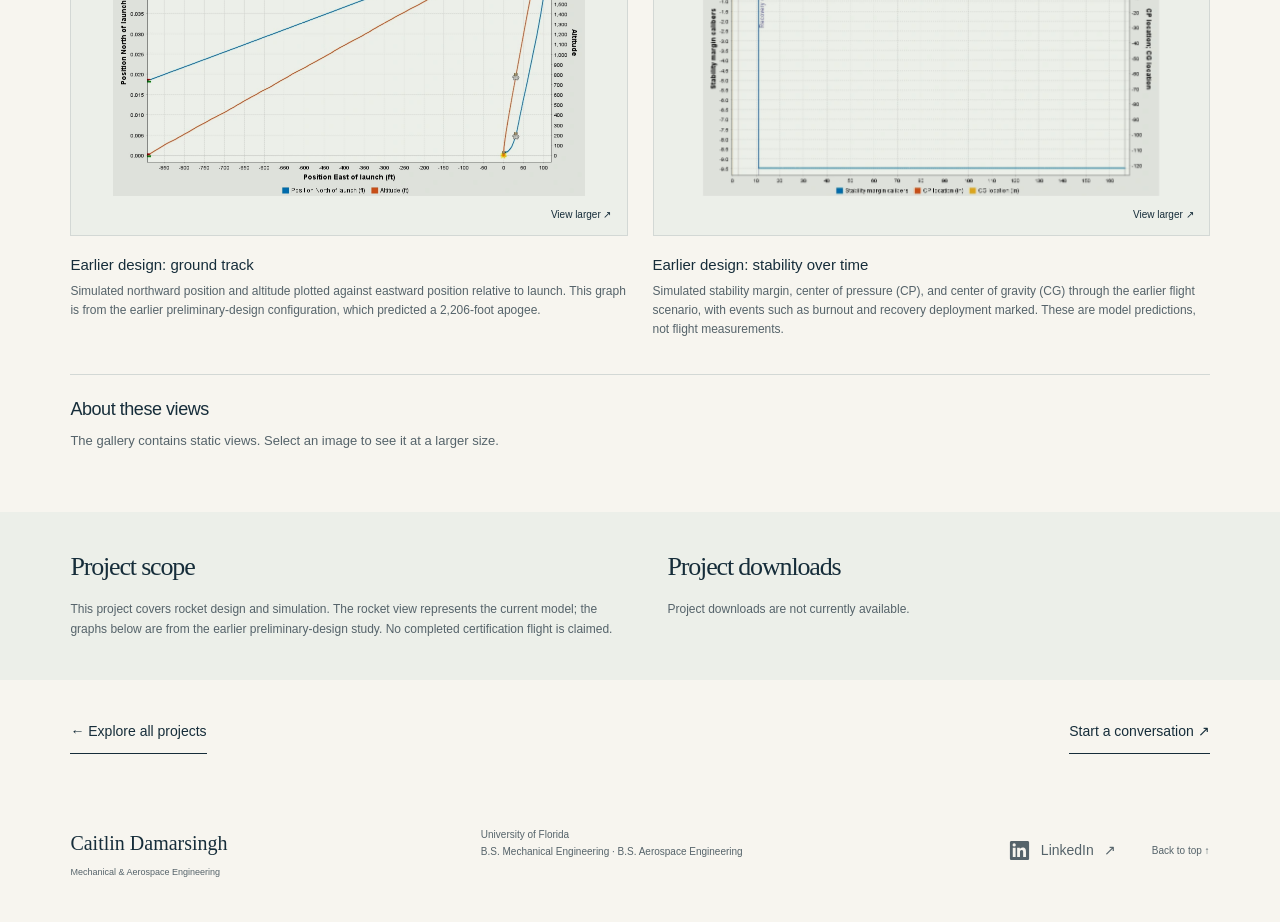
<file: projects/luna.html>
<!doctype html><html lang="en"><head><meta charset="utf-8"><meta name="viewport" content="width=device-width,initial-scale=1"><meta name="description" content="Caitlin Damarsingh — University of Florida student pursuing separate B.S. degrees in Mechanical Engineering and Aerospace Engineering. Explore engineering projects and design work."><meta name="robots" content="index,follow"><title>Luna V1 high-power rocket · Caitlin Damarsingh</title><link rel="icon" href="../favicon.svg" type="image/svg+xml"><link rel="stylesheet" href="../styles.css?v=561b75b8e578"><script src="../script.js" defer></script></head><body><a class="skip" href="#main">Skip to content</a><header><a class="brand" href="../index.html" aria-label="Caitlin Damarsingh home"><span class="monogram">CD<span>↗</span></span><span>Caitlin<br>Damarsingh</span></a><nav aria-label="Main navigation"><a href="../index.html#work" aria-current="page" >Work</a><a href="../about.html" >About</a><a href="../about.html#contact" >Contact</a><a class="nav-resume" href="../resume.html">Résumé <span aria-hidden="true">↗</span></a></nav></header><main id="main"><section class="project-intro" id="top"><a class="text-link" href="../index.html#work">← All projects</a><p class="eyebrow">PROJECT 03 / Rocket design · Simulation</p><h1>Designing toward a 2,000-foot flight.</h1><p class="project-deck">I designed Luna V1 in OpenRocket, refining its airframe, fins, and motor setup toward a stable certification flight.</p><div class="project-facts"><div><span>ROLE</span><strong>Rocket design &amp; simulation</strong></div><div><span>CONTEXT</span><strong>Preliminary design review</strong></div><div><span>STATUS</span><strong>Design &amp; simulation</strong></div></div></section><figure class="project-cover luna"><img src="../assets/luna-rocket.webp" alt="OpenRocket model view of Luna V1 with internal components visible" class="" loading="eager" decoding="async"><figcaption>Luna V1 model view. The colored cutaway shows the rocket configuration, not a completed flight.</figcaption></figure><div class="case-layout"><aside class="case-nav"><span>IN THIS PROJECT</span><a href="#problem">The problem</a><a href="#role">My role</a><a href="#process">Design process</a><a href="#results">Results & status</a><a href="#gallery">Project gallery</a></aside><div class="case-content"><section id="problem"><p class="eyebrow">01 / THE PROBLEM</p><h2>Design requirements.</h2><p>I evaluated a single-stage rocket concept for a stable flight to approximately 2,000 feet and recovery by parachute, as part of my preparation for Level 1 high-power rocketry certification.</p></section><section id="role"><p class="eyebrow">02 / MY ROLE</p><h2>My contribution.</h2><p>I designed the rocket in OpenRocket and evaluated vehicle sizing, materials, motor configuration, recovery, and simulated performance. My Level 1 certification is in progress.</p></section><section id="process"><p class="eyebrow">03 / DESIGN PROCESS</p><h2>My design process.</h2><ol class="process-list"><li><span>01</span><div><h3>Define the targets</h3><p>I used a 2,000-foot apogee target and a nominal 15 ft/s descent target to guide the design evaluation.</p></div></li><li><span>02</span><div><h3>Compare materials</h3><p>In the preliminary design, I compared strength, impact resistance, cost, and density using weighted decision matrices. I continued refining the vehicle in OpenRocket, including its fins and motor configuration.</p></div></li><li><span>03</span><div><h3>Compare design iterations</h3><p>I used OpenRocket to evaluate altitude, stability, and recovery as the design changed. I keep each prediction tied to its model configuration so results from different iterations are not treated as interchangeable.</p></div></li></ol><h3>Tools & materials</h3><ul class="tool-list"><li>OpenRocket</li><li>Material decision matrices</li><li>Blue Tube airframe</li><li>Fin and motor configuration</li><li>Parachute recovery</li></ul><h3>Design challenges</h3><p>I weighed stability and structural requirements against mass, cost, and recovery speed. Material selection was a key part of balancing those competing needs.</p></section><section id="results"><p class="eyebrow">04 / RESULTS & STATUS</p><h2>Results & status.</h2><div class="metrics"><div><strong>2,000 ft</strong><span>target apogee</span><small>Design goal</small></div><div><strong>1,519 ft</strong><span>current predicted apogee</span><small>Simulation result</small></div></div><p>The current model predicts an apogee of about 1,519 feet, below my 2,000-foot target. The earlier preliminary-design study predicted 2,206 feet with a 2.13-caliber stability margin. These are results from different design iterations, not flight measurements.</p></section></div></div><section id="gallery" class="gallery-section"><div class="section-heading"><div><p class="eyebrow">05 / PROJECT GALLERY</p><h2>A closer look.</h2></div><p>Explore the project views below. Select an image to enlarge it.</p></div><div class="gallery-grid"><figure class="gallery-item"><button class="image-button" data-gallery data-caption="Simulated northward position and altitude plotted against eastward position relative to launch. This graph is from the earlier preliminary-design configuration, which predicted a 2,206-foot apogee." aria-label="Enlarge Earlier design: ground track"><img src="../assets/luna-ground-track.webp" alt="Earlier design: ground track" class="" loading="lazy" decoding="async"><span>View larger ↗</span></button><figcaption><strong>Earlier design: ground track</strong><span>Simulated northward position and altitude plotted against eastward position relative to launch. This graph is from the earlier preliminary-design configuration, which predicted a 2,206-foot apogee.</span></figcaption></figure><figure class="gallery-item"><button class="image-button" data-gallery data-caption="Simulated stability margin, center of pressure (CP), and center of gravity (CG) through the earlier flight scenario, with events such as burnout and recovery deployment marked. These are model predictions, not flight measurements." aria-label="Enlarge Earlier design: stability over time"><img src="../assets/luna-stability.webp" alt="Earlier design: stability over time" class="" loading="lazy" decoding="async"><span>View larger ↗</span></button><figcaption><strong>Earlier design: stability over time</strong><span>Simulated stability margin, center of pressure (CP), and center of gravity (CG) through the earlier flight scenario, with events such as burnout and recovery deployment marked. These are model predictions, not flight measurements.</span></figcaption></figure></div><div class="model-note"><h3>About these views</h3><p>The gallery contains static views. Select an image to see it at a larger size.</p></div></section><section class="source-section"><div><h2>Project scope</h2><p>This project covers rocket design and simulation. The rocket view represents the current model; the graphs below are from the earlier preliminary-design study. No completed certification flight is claimed.</p></div><div><h2>Project downloads</h2><p>Project downloads are not currently available.</p></div></section><div class="next-project"><a class="text-link" href="../index.html#work">← Explore all projects</a><a class="text-link" href="../about.html#contact">Start a conversation ↗</a></div></main><footer><a class="brand-text" href="../index.html">Caitlin Damarsingh<span>Mechanical & Aerospace Engineering</span></a><p>University of Florida<br>B.S. Mechanical Engineering · B.S. Aerospace Engineering</p><div class="footer-links"><a class="linkedin-link" href="https://www.linkedin.com/in/caitlin-damarsingh-7864aa228/" target="_blank" rel="noopener noreferrer"><svg viewBox="0 0 24 24" aria-hidden="true" focusable="false"><path fill="currentColor" d="M20.45 2H3.55C2.69 2 2 2.68 2 3.52v16.96c0 .84.69 1.52 1.55 1.52h16.9c.86 0 1.55-.68 1.55-1.52V3.52c0-.84-.69-1.52-1.55-1.52ZM7.93 18.75H4.98V9.2h2.95v9.55ZM6.45 7.9a1.71 1.71 0 1 1 0-3.42 1.71 1.71 0 0 1 0 3.42Zm12.3 10.85h-2.94v-4.64c0-1.11-.02-2.53-1.54-2.53-1.54 0-1.78 1.2-1.78 2.45v4.72H9.55V9.2h2.82v1.3h.04c.39-.74 1.35-1.52 2.78-1.52 2.98 0 3.56 1.96 3.56 4.5v5.27Z"/></svg><span>LinkedIn</span><span aria-hidden="true">↗</span><span class="sr-only"> (opens in a new tab)</span></a><a href="#top" class="backtop">Back to top ↑</a></div></footer><dialog id="gallery-dialog" aria-labelledby="gallery-title"><div class="dialog-bar"><h2 id="gallery-title">Project image</h2><button type="button" id="close-gallery" aria-label="Close enlarged image">Close ×</button></div><img id="gallery-image" alt=""><p id="gallery-caption"></p></dialog></body></html>
</file>
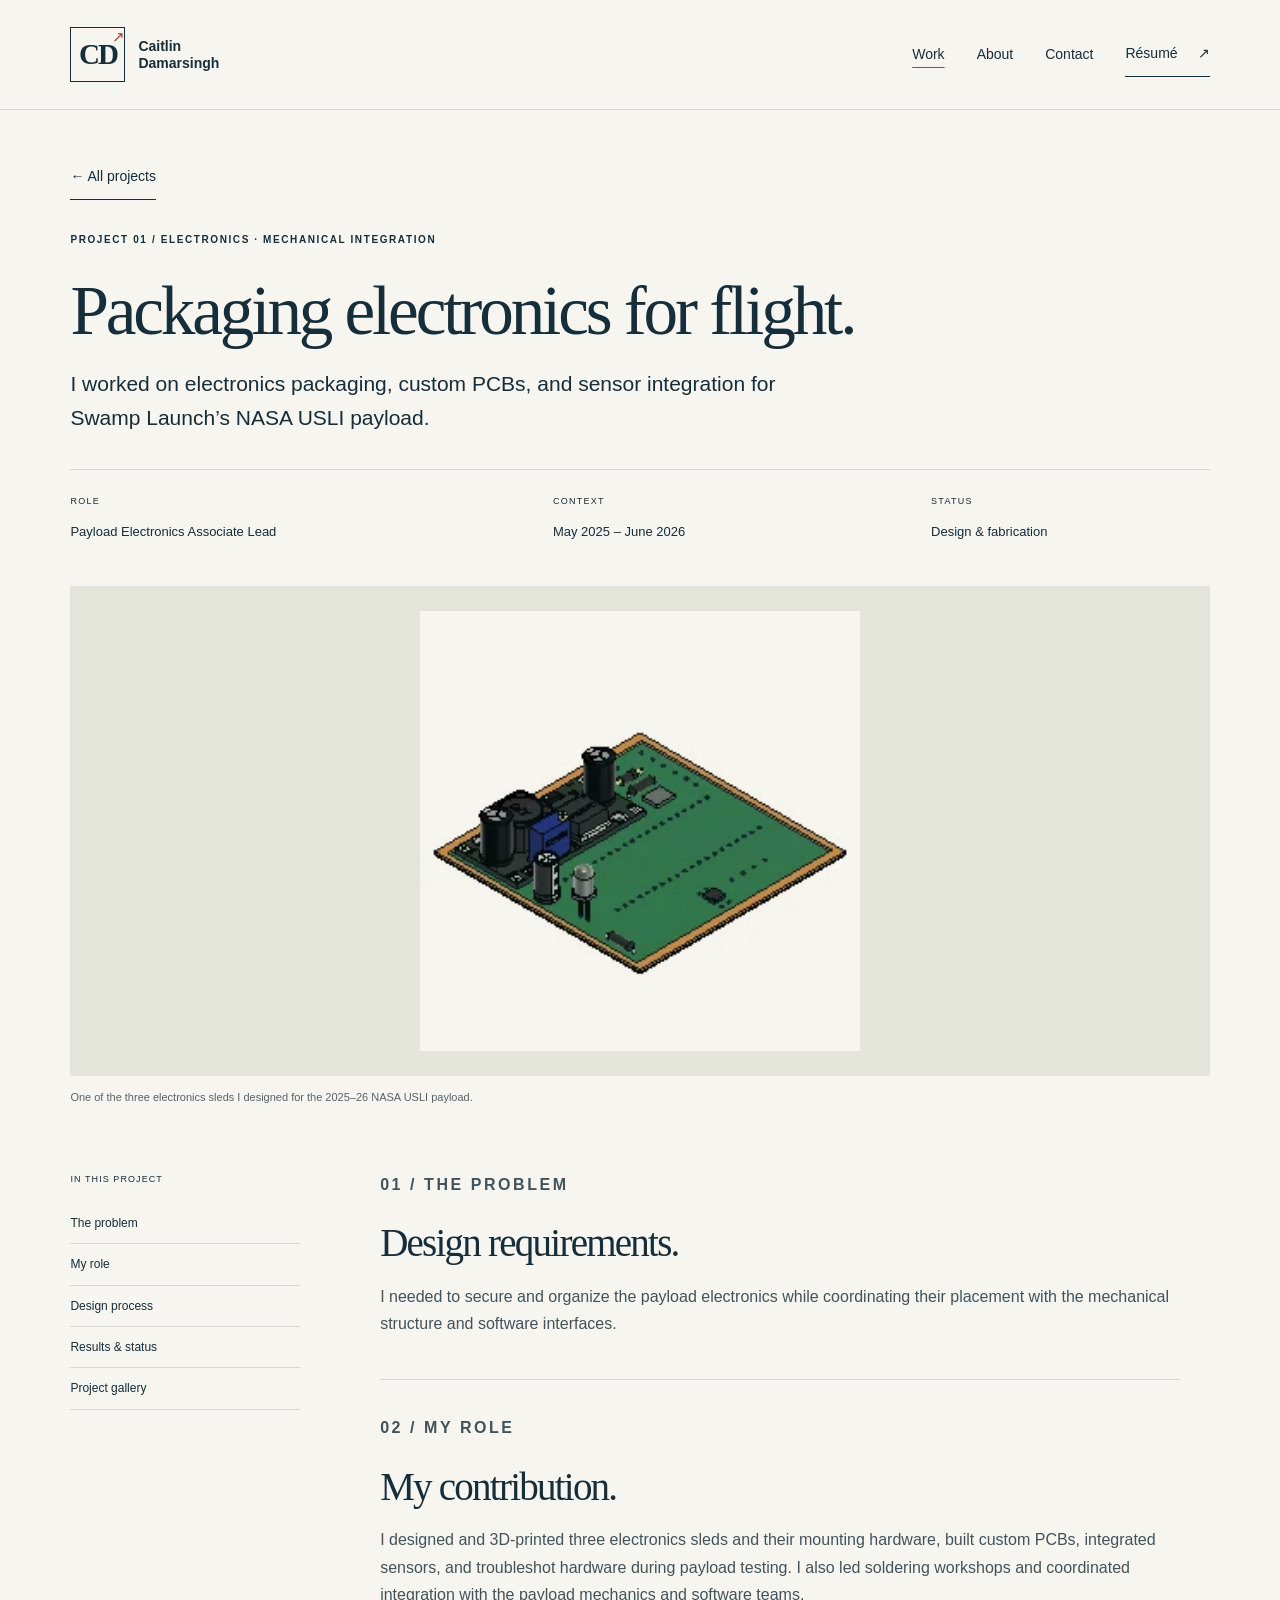
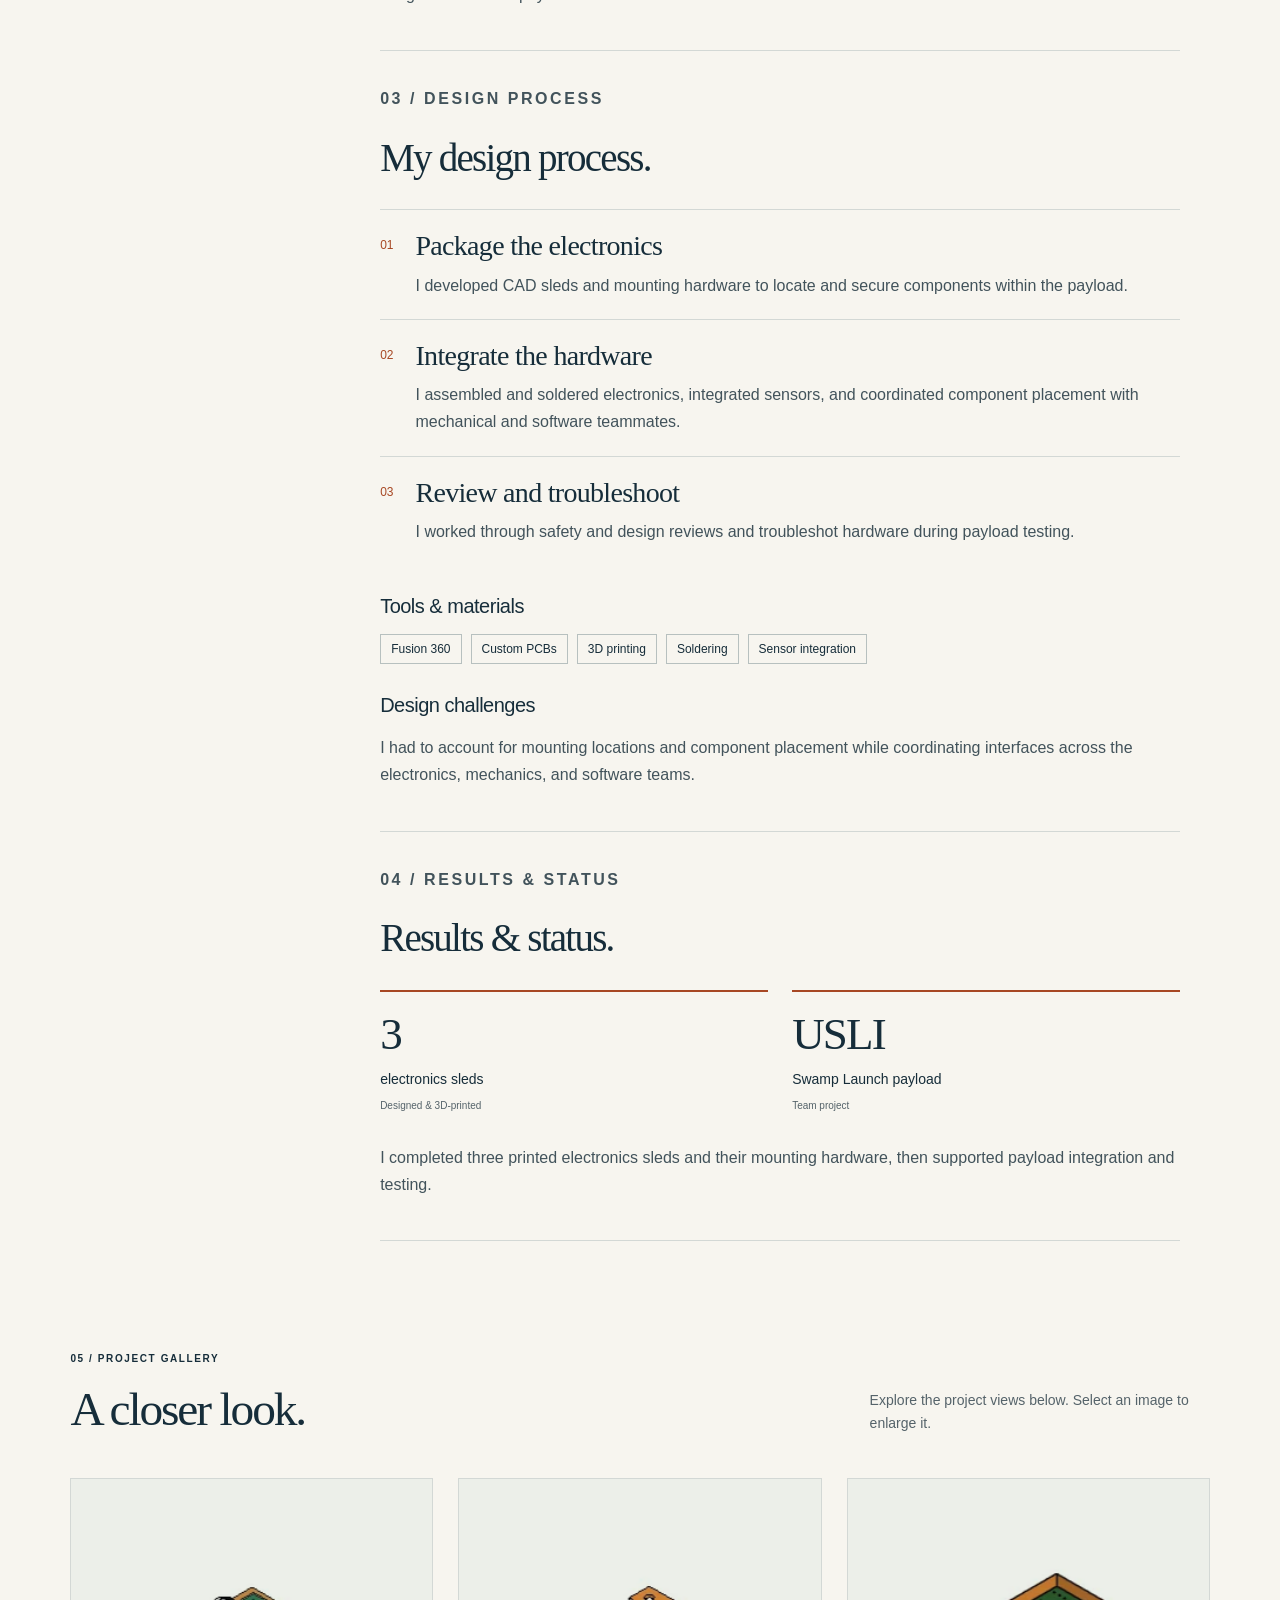
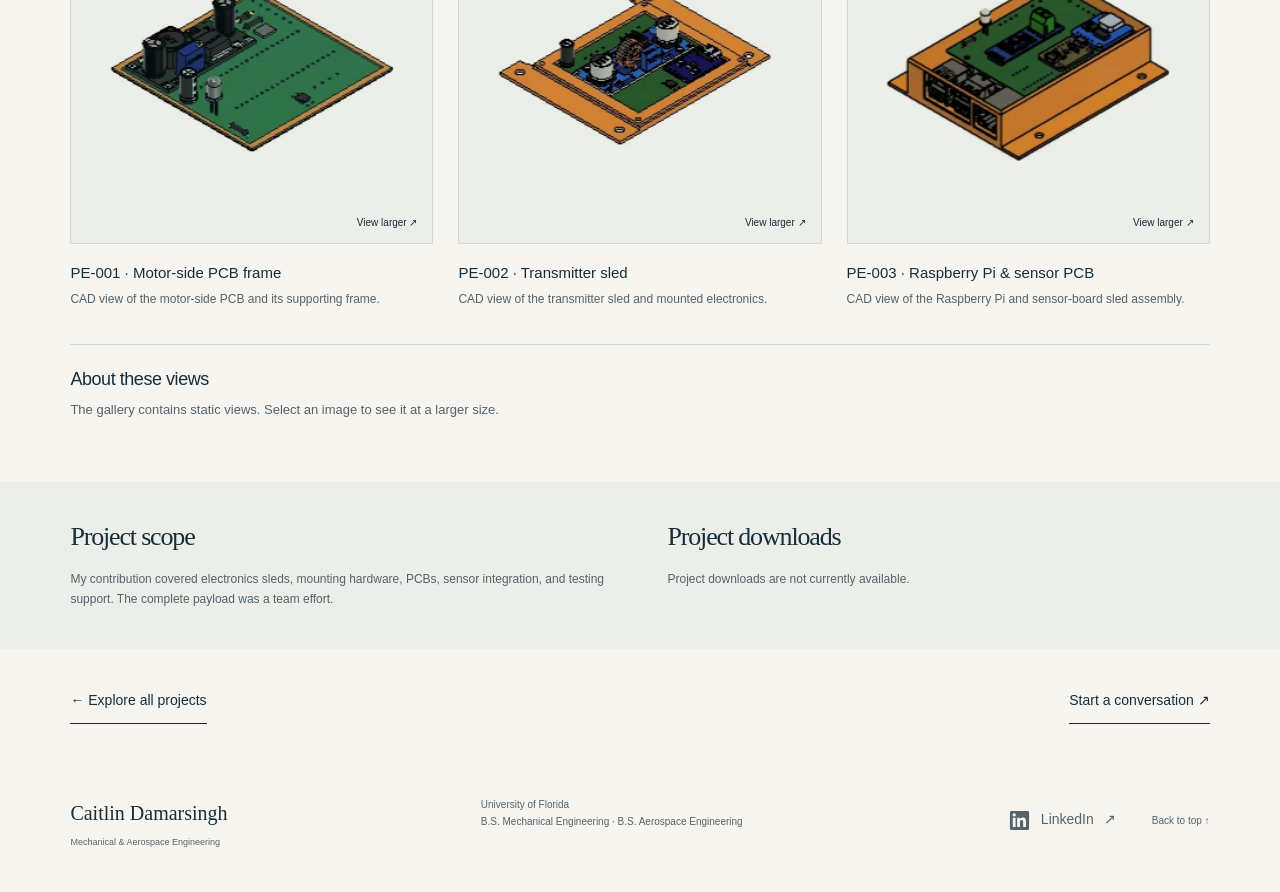
<file: projects/payload-electronics.html>
<!doctype html><html lang="en"><head><meta charset="utf-8"><meta name="viewport" content="width=device-width,initial-scale=1"><meta name="description" content="Caitlin Damarsingh — University of Florida student pursuing separate B.S. degrees in Mechanical Engineering and Aerospace Engineering. Explore engineering projects and design work."><meta name="robots" content="index,follow"><title>NASA USLI payload electronics · Caitlin Damarsingh</title><link rel="icon" href="../favicon.svg" type="image/svg+xml"><link rel="stylesheet" href="../styles.css?v=561b75b8e578"><script src="../script.js" defer></script></head><body><a class="skip" href="#main">Skip to content</a><header><a class="brand" href="../index.html" aria-label="Caitlin Damarsingh home"><span class="monogram">CD<span>↗</span></span><span>Caitlin<br>Damarsingh</span></a><nav aria-label="Main navigation"><a href="../index.html#work" aria-current="page" >Work</a><a href="../about.html" >About</a><a href="../about.html#contact" >Contact</a><a class="nav-resume" href="../resume.html">Résumé <span aria-hidden="true">↗</span></a></nav></header><main id="main"><section class="project-intro" id="top"><a class="text-link" href="../index.html#work">← All projects</a><p class="eyebrow">PROJECT 01 / Electronics · Mechanical integration</p><h1>Packaging electronics for flight.</h1><p class="project-deck">I worked on electronics packaging, custom PCBs, and sensor integration for Swamp Launch’s NASA USLI payload.</p><div class="project-facts"><div><span>ROLE</span><strong>Payload Electronics Associate Lead</strong></div><div><span>CONTEXT</span><strong>May 2025 – June 2026</strong></div><div><span>STATUS</span><strong>Design &amp; fabrication</strong></div></div></section><figure class="project-cover payload-electronics"><img src="../assets/motor-sled.webp" alt="CAD view of my NASA USLI motor-side PCB sled" class="" loading="eager" decoding="async"><figcaption>One of the three electronics sleds I designed for the 2025–26 NASA USLI payload.</figcaption></figure><div class="case-layout"><aside class="case-nav"><span>IN THIS PROJECT</span><a href="#problem">The problem</a><a href="#role">My role</a><a href="#process">Design process</a><a href="#results">Results & status</a><a href="#gallery">Project gallery</a></aside><div class="case-content"><section id="problem"><p class="eyebrow">01 / THE PROBLEM</p><h2>Design requirements.</h2><p>I needed to secure and organize the payload electronics while coordinating their placement with the mechanical structure and software interfaces.</p></section><section id="role"><p class="eyebrow">02 / MY ROLE</p><h2>My contribution.</h2><p>I designed and 3D-printed three electronics sleds and their mounting hardware, built custom PCBs, integrated sensors, and troubleshot hardware during payload testing. I also led soldering workshops and coordinated integration with the payload mechanics and software teams.</p></section><section id="process"><p class="eyebrow">03 / DESIGN PROCESS</p><h2>My design process.</h2><ol class="process-list"><li><span>01</span><div><h3>Package the electronics</h3><p>I developed CAD sleds and mounting hardware to locate and secure components within the payload.</p></div></li><li><span>02</span><div><h3>Integrate the hardware</h3><p>I assembled and soldered electronics, integrated sensors, and coordinated component placement with mechanical and software teammates.</p></div></li><li><span>03</span><div><h3>Review and troubleshoot</h3><p>I worked through safety and design reviews and troubleshot hardware during payload testing.</p></div></li></ol><h3>Tools & materials</h3><ul class="tool-list"><li>Fusion 360</li><li>Custom PCBs</li><li>3D printing</li><li>Soldering</li><li>Sensor integration</li></ul><h3>Design challenges</h3><p>I had to account for mounting locations and component placement while coordinating interfaces across the electronics, mechanics, and software teams.</p></section><section id="results"><p class="eyebrow">04 / RESULTS & STATUS</p><h2>Results & status.</h2><div class="metrics"><div><strong>3</strong><span>electronics sleds</span><small>Designed &amp; 3D-printed</small></div><div><strong>USLI</strong><span>Swamp Launch payload</span><small>Team project</small></div></div><p>I completed three printed electronics sleds and their mounting hardware, then supported payload integration and testing.</p></section></div></div><section id="gallery" class="gallery-section"><div class="section-heading"><div><p class="eyebrow">05 / PROJECT GALLERY</p><h2>A closer look.</h2></div><p>Explore the project views below. Select an image to enlarge it.</p></div><div class="gallery-grid"><figure class="gallery-item"><button class="image-button" data-gallery data-caption="CAD view of the motor-side PCB and its supporting frame." aria-label="Enlarge PE-001 · Motor-side PCB frame"><img src="../assets/motor-sled.webp" alt="PE-001 · Motor-side PCB frame" class="" loading="lazy" decoding="async"><span>View larger ↗</span></button><figcaption><strong>PE-001 · Motor-side PCB frame</strong><span>CAD view of the motor-side PCB and its supporting frame.</span></figcaption></figure><figure class="gallery-item"><button class="image-button" data-gallery data-caption="CAD view of the transmitter sled and mounted electronics." aria-label="Enlarge PE-002 · Transmitter sled"><img src="../assets/transmitter.webp" alt="PE-002 · Transmitter sled" class="" loading="lazy" decoding="async"><span>View larger ↗</span></button><figcaption><strong>PE-002 · Transmitter sled</strong><span>CAD view of the transmitter sled and mounted electronics.</span></figcaption></figure><figure class="gallery-item"><button class="image-button" data-gallery data-caption="CAD view of the Raspberry Pi and sensor-board sled assembly." aria-label="Enlarge PE-003 · Raspberry Pi &amp; sensor PCB"><img src="../assets/sensor-sled.webp" alt="PE-003 · Raspberry Pi &amp; sensor PCB" class="" loading="lazy" decoding="async"><span>View larger ↗</span></button><figcaption><strong>PE-003 · Raspberry Pi &amp; sensor PCB</strong><span>CAD view of the Raspberry Pi and sensor-board sled assembly.</span></figcaption></figure></div><div class="model-note"><h3>About these views</h3><p>The gallery contains static views. Select an image to see it at a larger size.</p></div></section><section class="source-section"><div><h2>Project scope</h2><p>My contribution covered electronics sleds, mounting hardware, PCBs, sensor integration, and testing support. The complete payload was a team effort.</p></div><div><h2>Project downloads</h2><p>Project downloads are not currently available.</p></div></section><div class="next-project"><a class="text-link" href="../index.html#work">← Explore all projects</a><a class="text-link" href="../about.html#contact">Start a conversation ↗</a></div></main><footer><a class="brand-text" href="../index.html">Caitlin Damarsingh<span>Mechanical & Aerospace Engineering</span></a><p>University of Florida<br>B.S. Mechanical Engineering · B.S. Aerospace Engineering</p><div class="footer-links"><a class="linkedin-link" href="https://www.linkedin.com/in/caitlin-damarsingh-7864aa228/" target="_blank" rel="noopener noreferrer"><svg viewBox="0 0 24 24" aria-hidden="true" focusable="false"><path fill="currentColor" d="M20.45 2H3.55C2.69 2 2 2.68 2 3.52v16.96c0 .84.69 1.52 1.55 1.52h16.9c.86 0 1.55-.68 1.55-1.52V3.52c0-.84-.69-1.52-1.55-1.52ZM7.93 18.75H4.98V9.2h2.95v9.55ZM6.45 7.9a1.71 1.71 0 1 1 0-3.42 1.71 1.71 0 0 1 0 3.42Zm12.3 10.85h-2.94v-4.64c0-1.11-.02-2.53-1.54-2.53-1.54 0-1.78 1.2-1.78 2.45v4.72H9.55V9.2h2.82v1.3h.04c.39-.74 1.35-1.52 2.78-1.52 2.98 0 3.56 1.96 3.56 4.5v5.27Z"/></svg><span>LinkedIn</span><span aria-hidden="true">↗</span><span class="sr-only"> (opens in a new tab)</span></a><a href="#top" class="backtop">Back to top ↑</a></div></footer><dialog id="gallery-dialog" aria-labelledby="gallery-title"><div class="dialog-bar"><h2 id="gallery-title">Project image</h2><button type="button" id="close-gallery" aria-label="Close enlarged image">Close ×</button></div><img id="gallery-image" alt=""><p id="gallery-caption"></p></dialog></body></html>
</file>
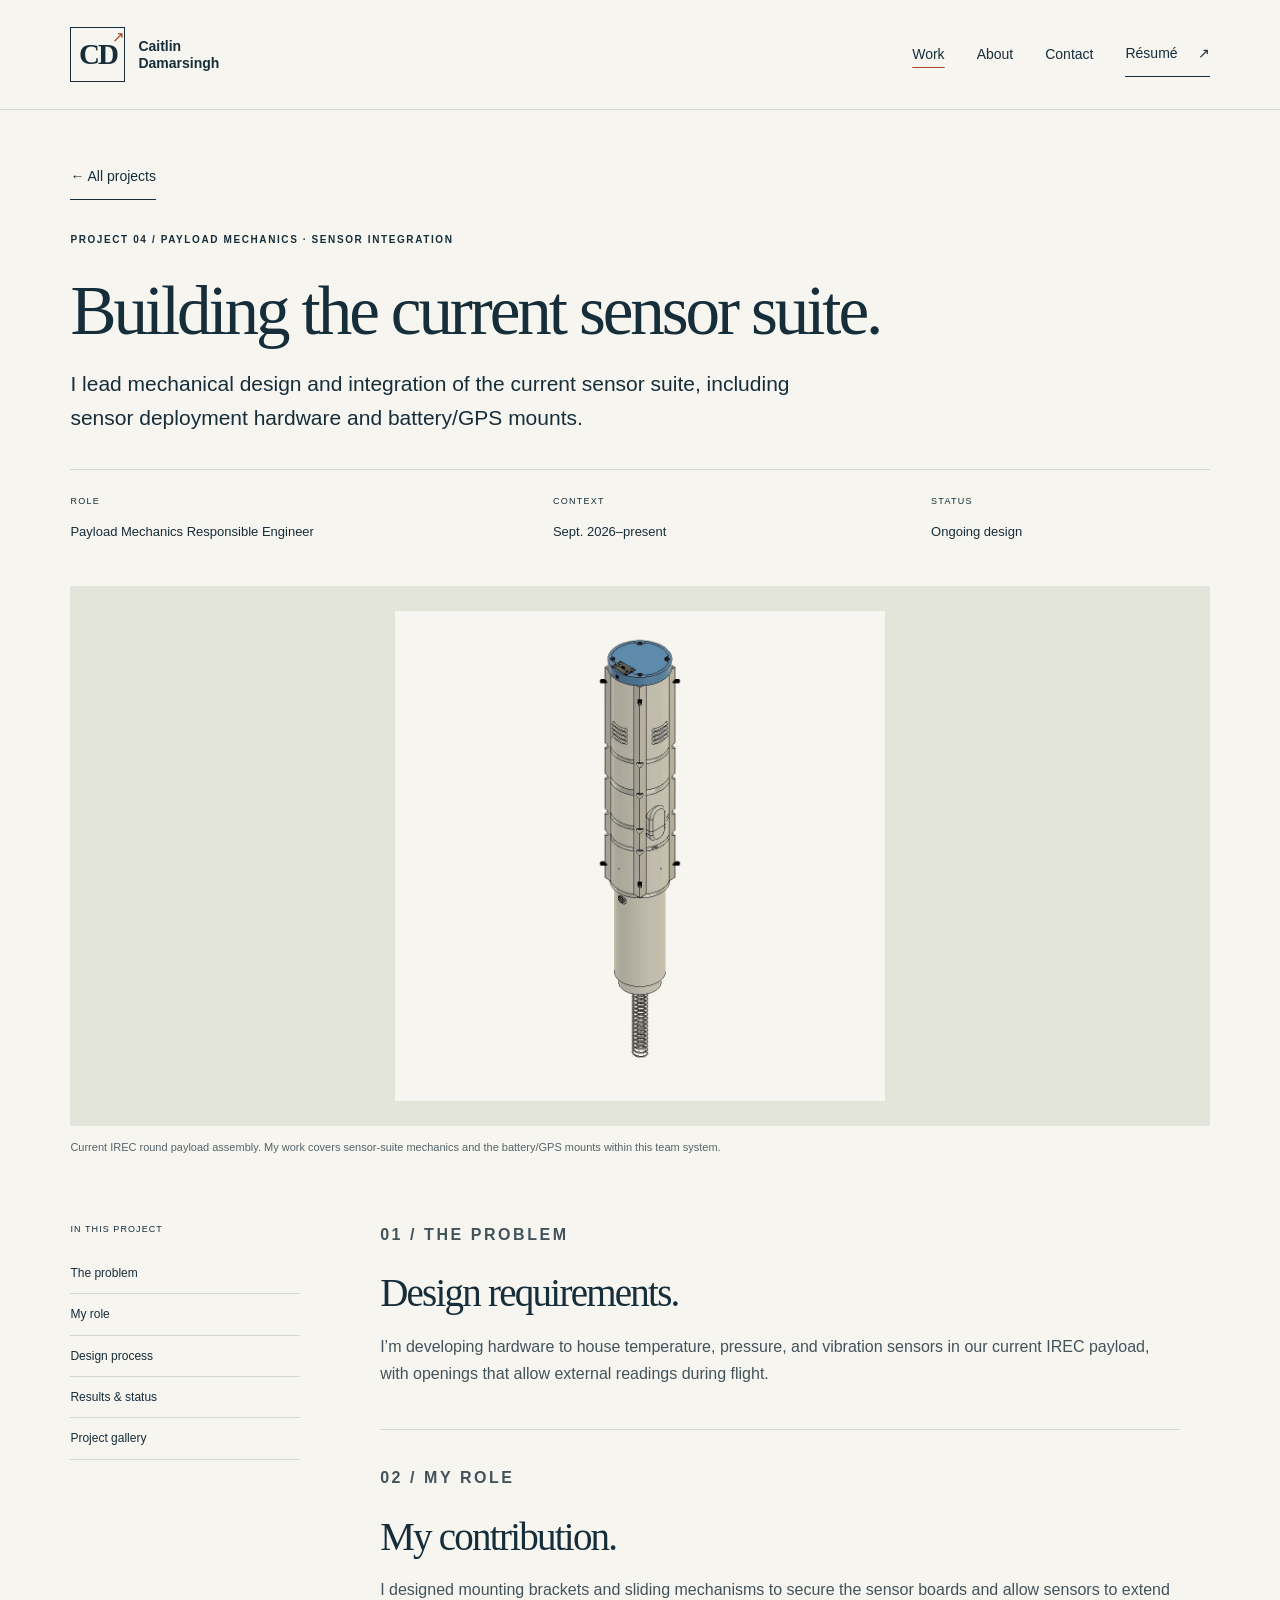
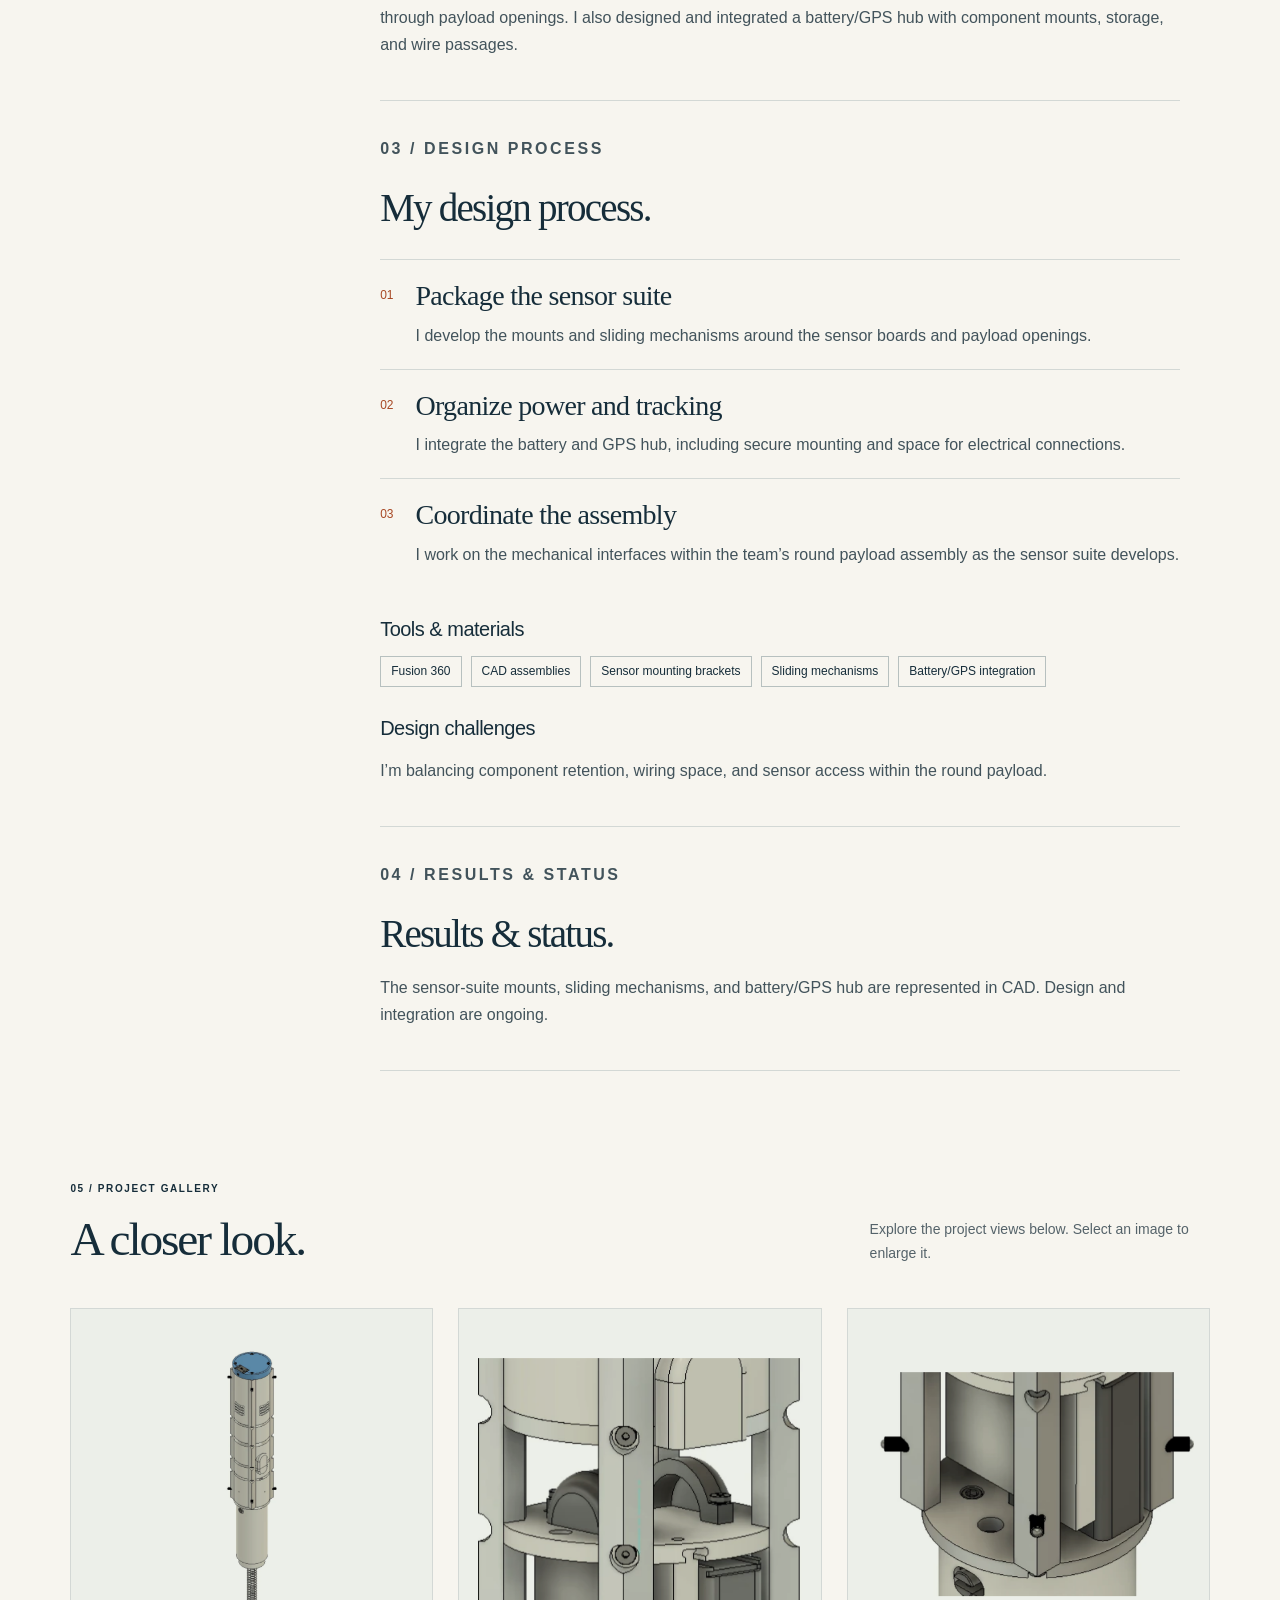
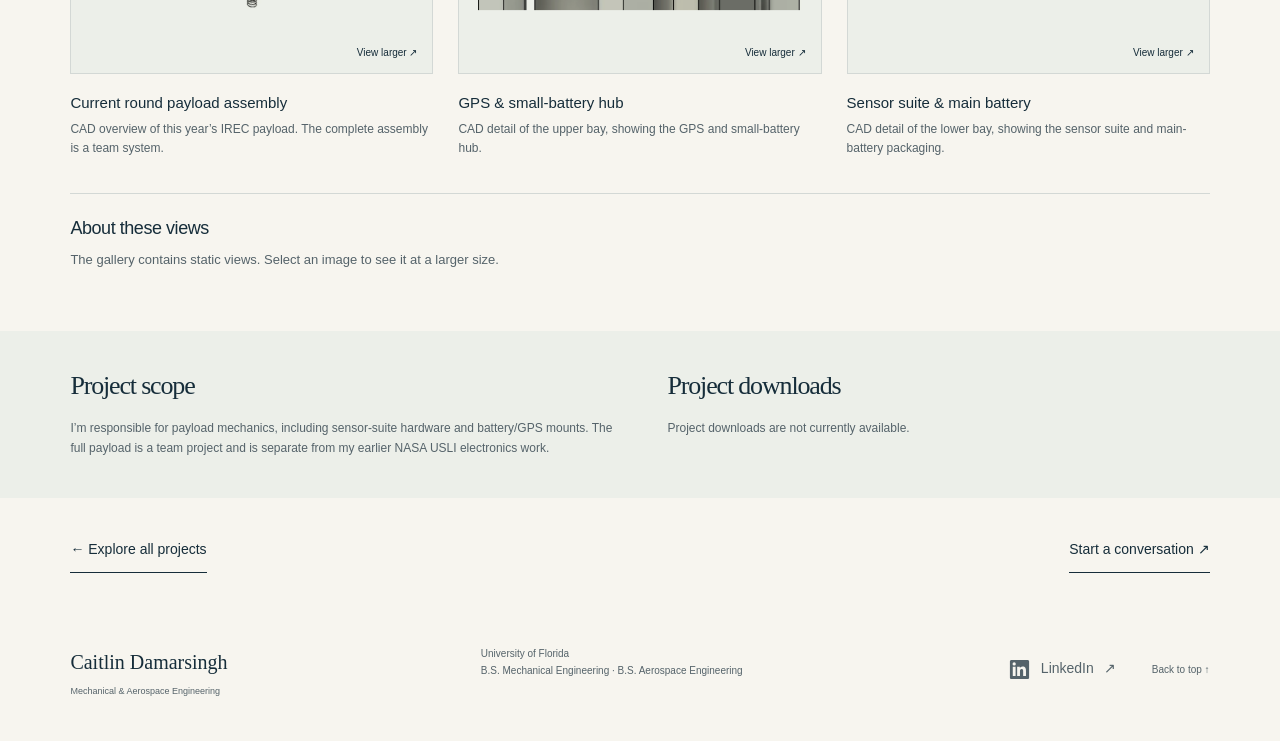
<file: projects/sensor-suite.html>
<!doctype html><html lang="en"><head><meta charset="utf-8"><meta name="viewport" content="width=device-width,initial-scale=1"><meta name="description" content="Caitlin Damarsingh — University of Florida student pursuing separate B.S. degrees in Mechanical Engineering and Aerospace Engineering. Explore engineering projects and design work."><meta name="robots" content="index,follow"><title>IREC sensor suite &amp; round payload · Caitlin Damarsingh</title><link rel="icon" href="../favicon.svg" type="image/svg+xml"><link rel="stylesheet" href="../styles.css?v=561b75b8e578"><script src="../script.js" defer></script></head><body><a class="skip" href="#main">Skip to content</a><header><a class="brand" href="../index.html" aria-label="Caitlin Damarsingh home"><span class="monogram">CD<span>↗</span></span><span>Caitlin<br>Damarsingh</span></a><nav aria-label="Main navigation"><a href="../index.html#work" aria-current="page" >Work</a><a href="../about.html" >About</a><a href="../about.html#contact" >Contact</a><a class="nav-resume" href="../resume.html">Résumé <span aria-hidden="true">↗</span></a></nav></header><main id="main"><section class="project-intro" id="top"><a class="text-link" href="../index.html#work">← All projects</a><p class="eyebrow">PROJECT 04 / Payload mechanics · Sensor integration</p><h1>Building the current sensor suite.</h1><p class="project-deck">I lead mechanical design and integration of the current sensor suite, including sensor deployment hardware and battery/GPS mounts.</p><div class="project-facts"><div><span>ROLE</span><strong>Payload Mechanics Responsible Engineer</strong></div><div><span>CONTEXT</span><strong>Sept. 2026–present</strong></div><div><span>STATUS</span><strong>Ongoing design</strong></div></div></section><figure class="project-cover sensor-suite"><img src="../assets/payload.webp" alt="CAD view of the current IREC round payload assembly" class="" loading="eager" decoding="async"><figcaption>Current IREC round payload assembly. My work covers sensor-suite mechanics and the battery/GPS mounts within this team system.</figcaption></figure><div class="case-layout"><aside class="case-nav"><span>IN THIS PROJECT</span><a href="#problem">The problem</a><a href="#role">My role</a><a href="#process">Design process</a><a href="#results">Results & status</a><a href="#gallery">Project gallery</a></aside><div class="case-content"><section id="problem"><p class="eyebrow">01 / THE PROBLEM</p><h2>Design requirements.</h2><p>I’m developing hardware to house temperature, pressure, and vibration sensors in our current IREC payload, with openings that allow external readings during flight.</p></section><section id="role"><p class="eyebrow">02 / MY ROLE</p><h2>My contribution.</h2><p>I designed mounting brackets and sliding mechanisms to secure the sensor boards and allow sensors to extend through payload openings. I also designed and integrated a battery/GPS hub with component mounts, storage, and wire passages.</p></section><section id="process"><p class="eyebrow">03 / DESIGN PROCESS</p><h2>My design process.</h2><ol class="process-list"><li><span>01</span><div><h3>Package the sensor suite</h3><p>I develop the mounts and sliding mechanisms around the sensor boards and payload openings.</p></div></li><li><span>02</span><div><h3>Organize power and tracking</h3><p>I integrate the battery and GPS hub, including secure mounting and space for electrical connections.</p></div></li><li><span>03</span><div><h3>Coordinate the assembly</h3><p>I work on the mechanical interfaces within the team’s round payload assembly as the sensor suite develops.</p></div></li></ol><h3>Tools & materials</h3><ul class="tool-list"><li>Fusion 360</li><li>CAD assemblies</li><li>Sensor mounting brackets</li><li>Sliding mechanisms</li><li>Battery/GPS integration</li></ul><h3>Design challenges</h3><p>I’m balancing component retention, wiring space, and sensor access within the round payload.</p></section><section id="results"><p class="eyebrow">04 / RESULTS & STATUS</p><h2>Results & status.</h2><div class="metrics"></div><p>The sensor-suite mounts, sliding mechanisms, and battery/GPS hub are represented in CAD. Design and integration are ongoing.</p></section></div></div><section id="gallery" class="gallery-section"><div class="section-heading"><div><p class="eyebrow">05 / PROJECT GALLERY</p><h2>A closer look.</h2></div><p>Explore the project views below. Select an image to enlarge it.</p></div><div class="gallery-grid"><figure class="gallery-item"><button class="image-button" data-gallery data-caption="CAD overview of this year’s IREC payload. The complete assembly is a team system." aria-label="Enlarge Current round payload assembly"><img src="../assets/payload.webp" alt="Current round payload assembly" class="" loading="lazy" decoding="async"><span>View larger ↗</span></button><figcaption><strong>Current round payload assembly</strong><span>CAD overview of this year’s IREC payload. The complete assembly is a team system.</span></figcaption></figure><figure class="gallery-item"><button class="image-button" data-gallery data-caption="CAD detail of the upper bay, showing the GPS and small-battery hub." aria-label="Enlarge GPS &amp; small-battery hub"><img src="../assets/sensor-upper.webp" alt="GPS &amp; small-battery hub" class="" loading="lazy" decoding="async"><span>View larger ↗</span></button><figcaption><strong>GPS &amp; small-battery hub</strong><span>CAD detail of the upper bay, showing the GPS and small-battery hub.</span></figcaption></figure><figure class="gallery-item"><button class="image-button" data-gallery data-caption="CAD detail of the lower bay, showing the sensor suite and main-battery packaging." aria-label="Enlarge Sensor suite &amp; main battery"><img src="../assets/sensor-lower.webp" alt="Sensor suite &amp; main battery" class="" loading="lazy" decoding="async"><span>View larger ↗</span></button><figcaption><strong>Sensor suite &amp; main battery</strong><span>CAD detail of the lower bay, showing the sensor suite and main-battery packaging.</span></figcaption></figure></div><div class="model-note"><h3>About these views</h3><p>The gallery contains static views. Select an image to see it at a larger size.</p></div></section><section class="source-section"><div><h2>Project scope</h2><p>I’m responsible for payload mechanics, including sensor-suite hardware and battery/GPS mounts. The full payload is a team project and is separate from my earlier NASA USLI electronics work.</p></div><div><h2>Project downloads</h2><p>Project downloads are not currently available.</p></div></section><div class="next-project"><a class="text-link" href="../index.html#work">← Explore all projects</a><a class="text-link" href="../about.html#contact">Start a conversation ↗</a></div></main><footer><a class="brand-text" href="../index.html">Caitlin Damarsingh<span>Mechanical & Aerospace Engineering</span></a><p>University of Florida<br>B.S. Mechanical Engineering · B.S. Aerospace Engineering</p><div class="footer-links"><a class="linkedin-link" href="https://www.linkedin.com/in/caitlin-damarsingh-7864aa228/" target="_blank" rel="noopener noreferrer"><svg viewBox="0 0 24 24" aria-hidden="true" focusable="false"><path fill="currentColor" d="M20.45 2H3.55C2.69 2 2 2.68 2 3.52v16.96c0 .84.69 1.52 1.55 1.52h16.9c.86 0 1.55-.68 1.55-1.52V3.52c0-.84-.69-1.52-1.55-1.52ZM7.93 18.75H4.98V9.2h2.95v9.55ZM6.45 7.9a1.71 1.71 0 1 1 0-3.42 1.71 1.71 0 0 1 0 3.42Zm12.3 10.85h-2.94v-4.64c0-1.11-.02-2.53-1.54-2.53-1.54 0-1.78 1.2-1.78 2.45v4.72H9.55V9.2h2.82v1.3h.04c.39-.74 1.35-1.52 2.78-1.52 2.98 0 3.56 1.96 3.56 4.5v5.27Z"/></svg><span>LinkedIn</span><span aria-hidden="true">↗</span><span class="sr-only"> (opens in a new tab)</span></a><a href="#top" class="backtop">Back to top ↑</a></div></footer><dialog id="gallery-dialog" aria-labelledby="gallery-title"><div class="dialog-bar"><h2 id="gallery-title">Project image</h2><button type="button" id="close-gallery" aria-label="Close enlarged image">Close ×</button></div><img id="gallery-image" alt=""><p id="gallery-caption"></p></dialog></body></html>
</file>
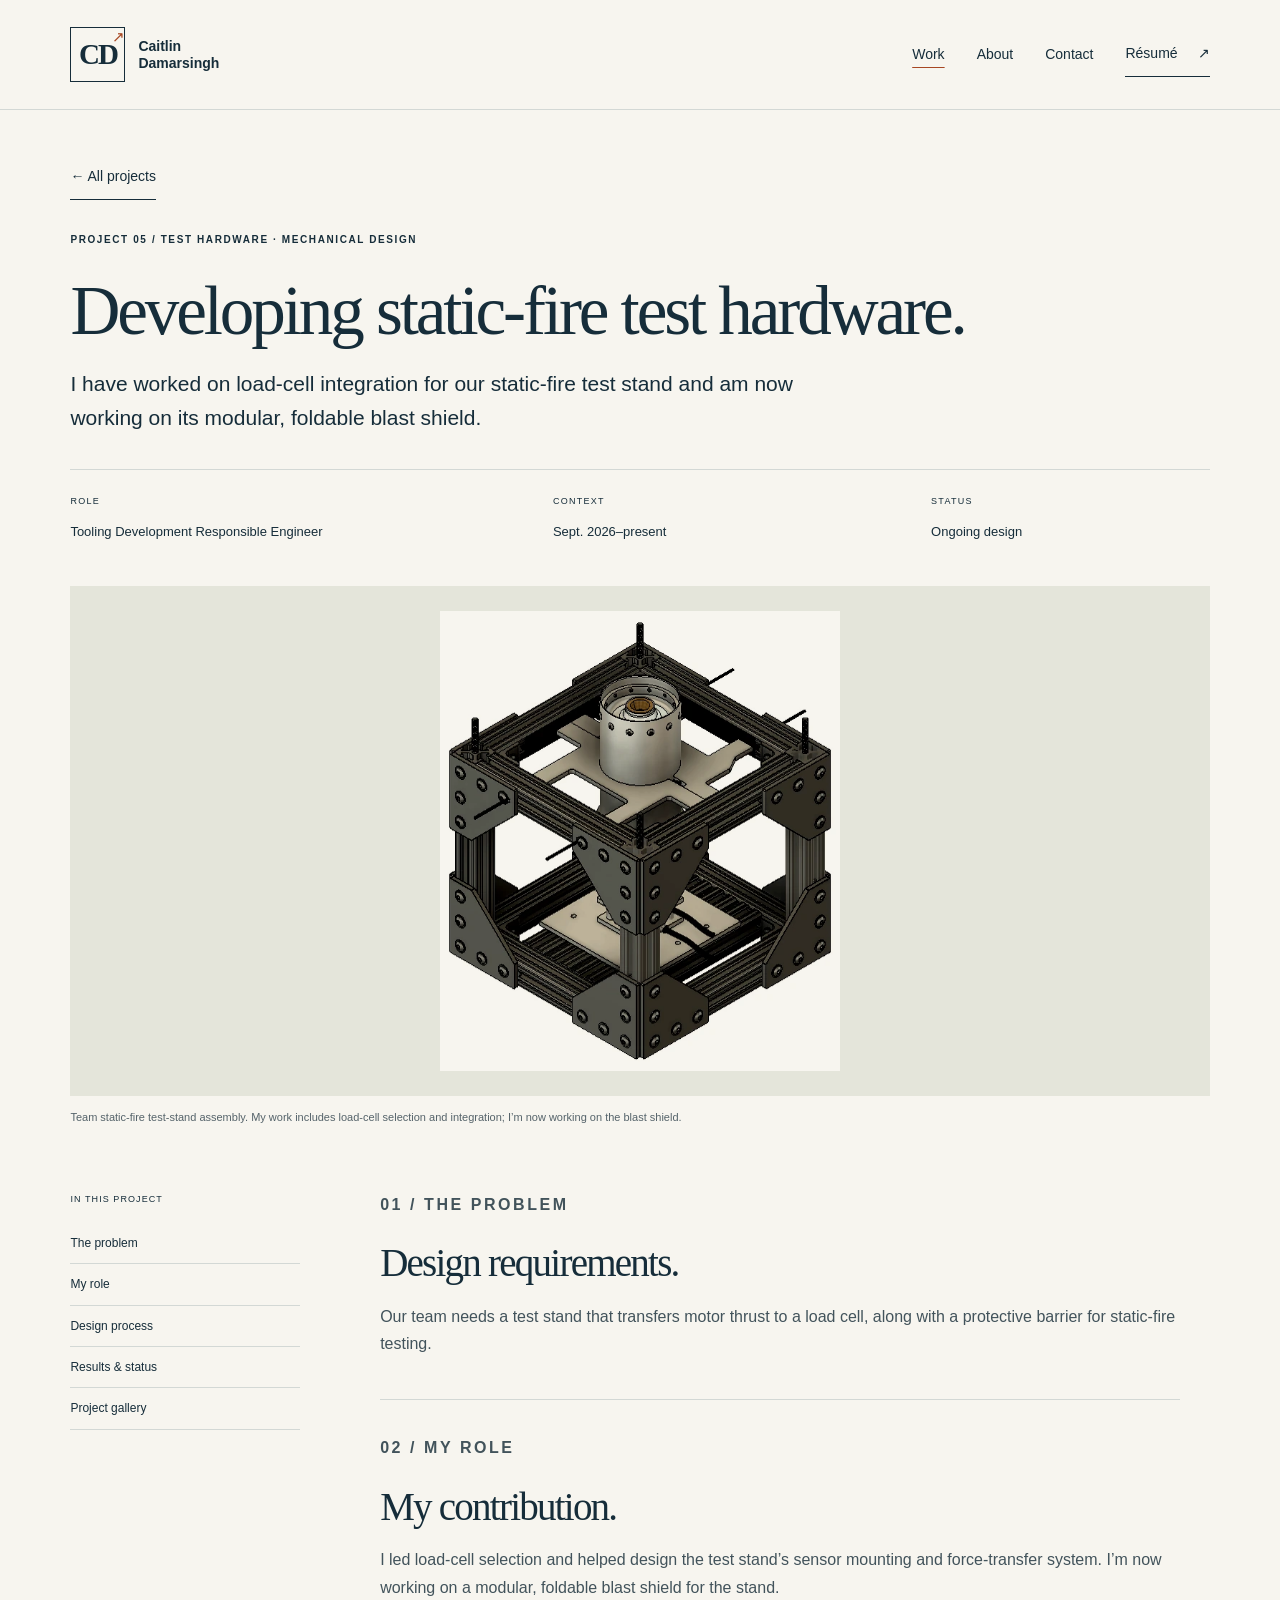
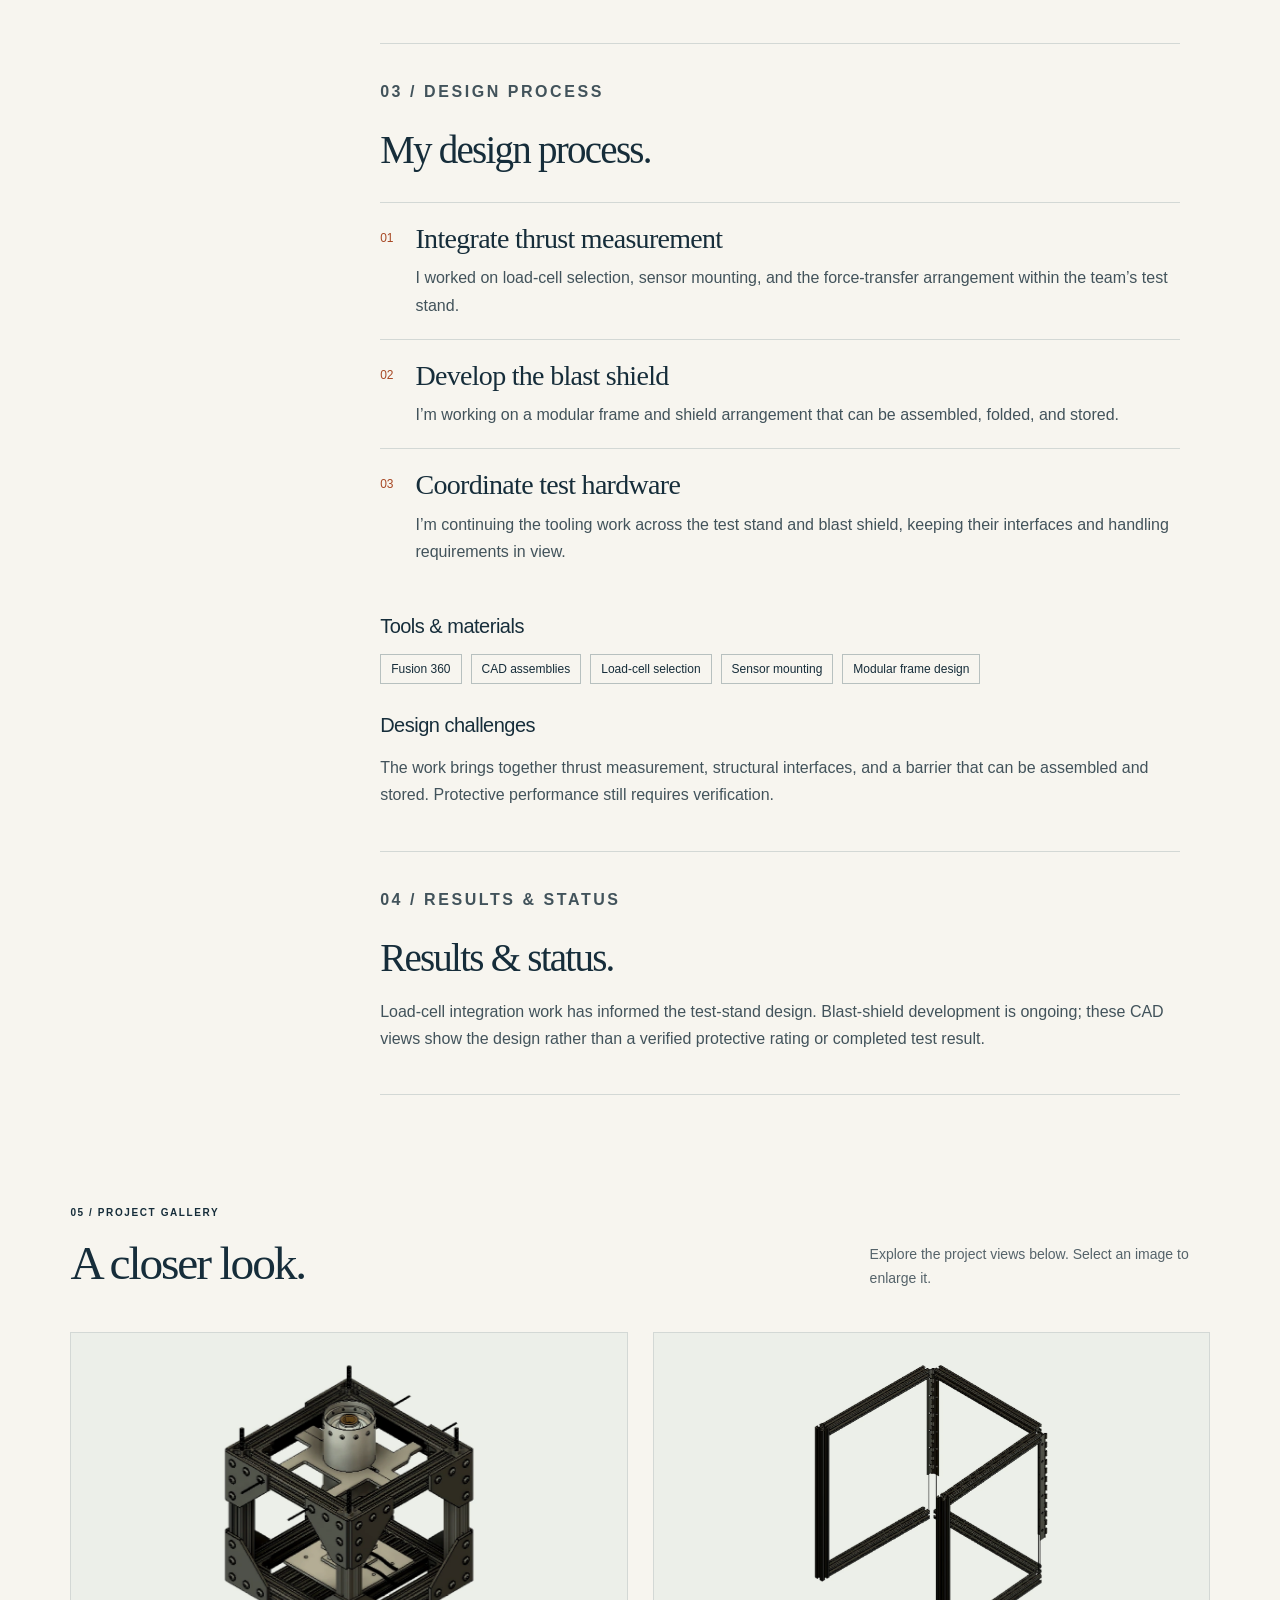
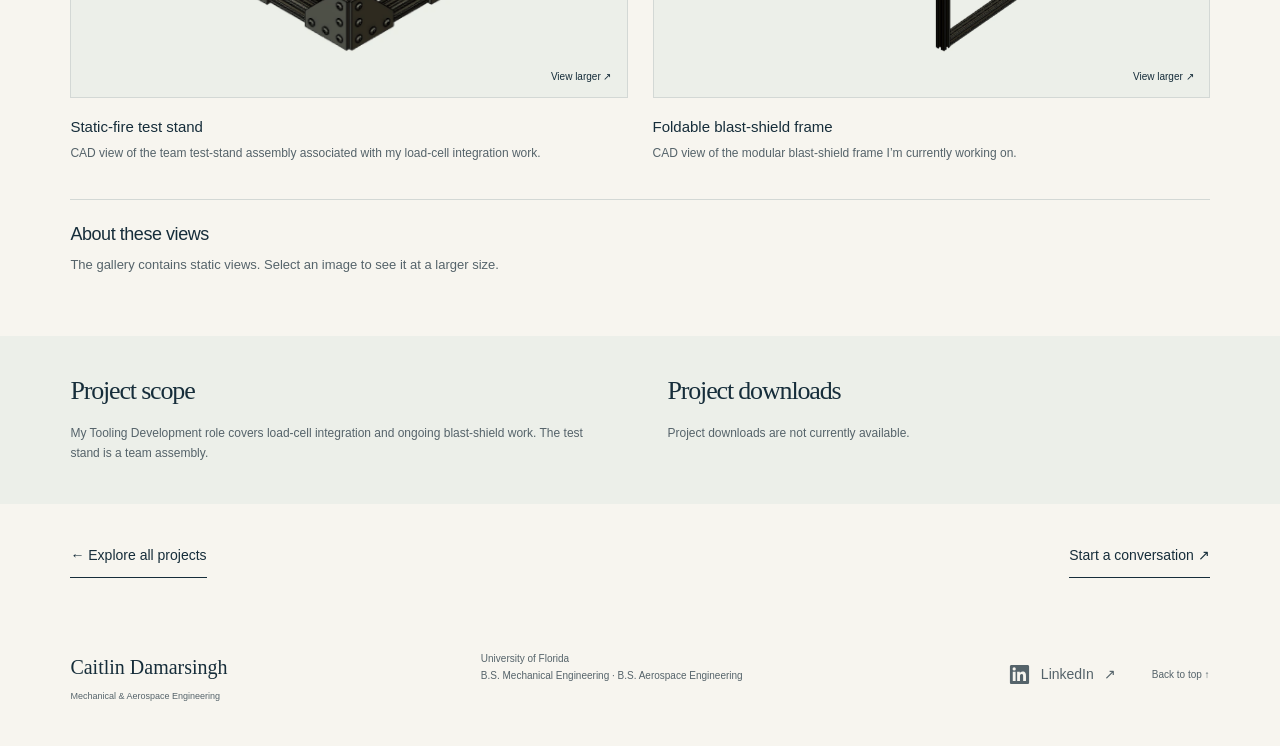
<file: projects/tooling-development.html>
<!doctype html><html lang="en"><head><meta charset="utf-8"><meta name="viewport" content="width=device-width,initial-scale=1"><meta name="description" content="Caitlin Damarsingh — University of Florida student pursuing separate B.S. degrees in Mechanical Engineering and Aerospace Engineering. Explore engineering projects and design work."><meta name="robots" content="index,follow"><title>Static-fire test stand &amp; blast shield · Caitlin Damarsingh</title><link rel="icon" href="../favicon.svg" type="image/svg+xml"><link rel="stylesheet" href="../styles.css?v=561b75b8e578"><script src="../script.js" defer></script></head><body><a class="skip" href="#main">Skip to content</a><header><a class="brand" href="../index.html" aria-label="Caitlin Damarsingh home"><span class="monogram">CD<span>↗</span></span><span>Caitlin<br>Damarsingh</span></a><nav aria-label="Main navigation"><a href="../index.html#work" aria-current="page" >Work</a><a href="../about.html" >About</a><a href="../about.html#contact" >Contact</a><a class="nav-resume" href="../resume.html">Résumé <span aria-hidden="true">↗</span></a></nav></header><main id="main"><section class="project-intro" id="top"><a class="text-link" href="../index.html#work">← All projects</a><p class="eyebrow">PROJECT 05 / Test hardware · Mechanical design</p><h1>Developing static-fire test hardware.</h1><p class="project-deck">I have worked on load-cell integration for our static-fire test stand and am now working on its modular, foldable blast shield.</p><div class="project-facts"><div><span>ROLE</span><strong>Tooling Development Responsible Engineer</strong></div><div><span>CONTEXT</span><strong>Sept. 2026–present</strong></div><div><span>STATUS</span><strong>Ongoing design</strong></div></div></section><figure class="project-cover tooling-development"><img src="../assets/test-stand.webp" alt="CAD assembly of the rocket-motor static-fire test stand" class="" loading="eager" decoding="async"><figcaption>Team static-fire test-stand assembly. My work includes load-cell selection and integration; I’m now working on the blast shield.</figcaption></figure><div class="case-layout"><aside class="case-nav"><span>IN THIS PROJECT</span><a href="#problem">The problem</a><a href="#role">My role</a><a href="#process">Design process</a><a href="#results">Results & status</a><a href="#gallery">Project gallery</a></aside><div class="case-content"><section id="problem"><p class="eyebrow">01 / THE PROBLEM</p><h2>Design requirements.</h2><p>Our team needs a test stand that transfers motor thrust to a load cell, along with a protective barrier for static-fire testing.</p></section><section id="role"><p class="eyebrow">02 / MY ROLE</p><h2>My contribution.</h2><p>I led load-cell selection and helped design the test stand’s sensor mounting and force-transfer system. I’m now working on a modular, foldable blast shield for the stand.</p></section><section id="process"><p class="eyebrow">03 / DESIGN PROCESS</p><h2>My design process.</h2><ol class="process-list"><li><span>01</span><div><h3>Integrate thrust measurement</h3><p>I worked on load-cell selection, sensor mounting, and the force-transfer arrangement within the team’s test stand.</p></div></li><li><span>02</span><div><h3>Develop the blast shield</h3><p>I’m working on a modular frame and shield arrangement that can be assembled, folded, and stored.</p></div></li><li><span>03</span><div><h3>Coordinate test hardware</h3><p>I’m continuing the tooling work across the test stand and blast shield, keeping their interfaces and handling requirements in view.</p></div></li></ol><h3>Tools & materials</h3><ul class="tool-list"><li>Fusion 360</li><li>CAD assemblies</li><li>Load-cell selection</li><li>Sensor mounting</li><li>Modular frame design</li></ul><h3>Design challenges</h3><p>The work brings together thrust measurement, structural interfaces, and a barrier that can be assembled and stored. Protective performance still requires verification.</p></section><section id="results"><p class="eyebrow">04 / RESULTS & STATUS</p><h2>Results & status.</h2><div class="metrics"></div><p>Load-cell integration work has informed the test-stand design. Blast-shield development is ongoing; these CAD views show the design rather than a verified protective rating or completed test result.</p></section></div></div><section id="gallery" class="gallery-section"><div class="section-heading"><div><p class="eyebrow">05 / PROJECT GALLERY</p><h2>A closer look.</h2></div><p>Explore the project views below. Select an image to enlarge it.</p></div><div class="gallery-grid"><figure class="gallery-item"><button class="image-button" data-gallery data-caption="CAD view of the team test-stand assembly associated with my load-cell integration work." aria-label="Enlarge Static-fire test stand"><img src="../assets/test-stand.webp" alt="Static-fire test stand" class="" loading="lazy" decoding="async"><span>View larger ↗</span></button><figcaption><strong>Static-fire test stand</strong><span>CAD view of the team test-stand assembly associated with my load-cell integration work.</span></figcaption></figure><figure class="gallery-item"><button class="image-button" data-gallery data-caption="CAD view of the modular blast-shield frame I’m currently working on." aria-label="Enlarge Foldable blast-shield frame"><img src="../assets/blast-shield.webp" alt="Foldable blast-shield frame" class="" loading="lazy" decoding="async"><span>View larger ↗</span></button><figcaption><strong>Foldable blast-shield frame</strong><span>CAD view of the modular blast-shield frame I’m currently working on.</span></figcaption></figure></div><div class="model-note"><h3>About these views</h3><p>The gallery contains static views. Select an image to see it at a larger size.</p></div></section><section class="source-section"><div><h2>Project scope</h2><p>My Tooling Development role covers load-cell integration and ongoing blast-shield work. The test stand is a team assembly.</p></div><div><h2>Project downloads</h2><p>Project downloads are not currently available.</p></div></section><div class="next-project"><a class="text-link" href="../index.html#work">← Explore all projects</a><a class="text-link" href="../about.html#contact">Start a conversation ↗</a></div></main><footer><a class="brand-text" href="../index.html">Caitlin Damarsingh<span>Mechanical & Aerospace Engineering</span></a><p>University of Florida<br>B.S. Mechanical Engineering · B.S. Aerospace Engineering</p><div class="footer-links"><a class="linkedin-link" href="https://www.linkedin.com/in/caitlin-damarsingh-7864aa228/" target="_blank" rel="noopener noreferrer"><svg viewBox="0 0 24 24" aria-hidden="true" focusable="false"><path fill="currentColor" d="M20.45 2H3.55C2.69 2 2 2.68 2 3.52v16.96c0 .84.69 1.52 1.55 1.52h16.9c.86 0 1.55-.68 1.55-1.52V3.52c0-.84-.69-1.52-1.55-1.52ZM7.93 18.75H4.98V9.2h2.95v9.55ZM6.45 7.9a1.71 1.71 0 1 1 0-3.42 1.71 1.71 0 0 1 0 3.42Zm12.3 10.85h-2.94v-4.64c0-1.11-.02-2.53-1.54-2.53-1.54 0-1.78 1.2-1.78 2.45v4.72H9.55V9.2h2.82v1.3h.04c.39-.74 1.35-1.52 2.78-1.52 2.98 0 3.56 1.96 3.56 4.5v5.27Z"/></svg><span>LinkedIn</span><span aria-hidden="true">↗</span><span class="sr-only"> (opens in a new tab)</span></a><a href="#top" class="backtop">Back to top ↑</a></div></footer><dialog id="gallery-dialog" aria-labelledby="gallery-title"><div class="dialog-bar"><h2 id="gallery-title">Project image</h2><button type="button" id="close-gallery" aria-label="Close enlarged image">Close ×</button></div><img id="gallery-image" alt=""><p id="gallery-caption"></p></dialog></body></html>
</file>
<file: styles.css>
:root{--paper:#f7f5ef;--ink:#162d3a;--muted:#55636a;--line:#d3d8d5;--orange:#a74723;--white:#fff;--soft:#ecefe9;--serif:Georgia,'Times New Roman',serif;--sans:Arial,Helvetica,sans-serif}*{box-sizing:border-box}html{scroll-behavior:smooth;scroll-padding-top:28px}body{margin:0;background:var(--paper);color:var(--ink);font:16px/1.7 var(--sans)}a{color:inherit;text-decoration:none}a:hover{text-decoration:underline;text-underline-offset:5px}button{font:inherit;color:inherit;cursor:pointer}img{display:block;max-width:100%;height:auto}h1,h2,h3,p,figure{margin:0}h1,h2,h3{font-weight:400;line-height:1.12}h1,h2{font-family:var(--serif);letter-spacing:-.045em}h1{font-size:clamp(48px,5.4vw,82px)}h2{font-size:clamp(36px,3.7vw,54px)}h3{font-size:23px;letter-spacing:-.025em}p{margin-top:18px}em{font-weight:400;color:var(--orange)}section[id]{scroll-margin-top:26px}:focus-visible{outline:3px solid var(--orange);outline-offset:6px}.skip{position:fixed;top:-100px;left:16px;z-index:100;background:var(--ink);color:white;padding:12px 18px}.skip:focus{top:12px}.draft{background:var(--ink);color:#eef0ec;text-align:center;font-size:10px;letter-spacing:.12em;padding:6px 16px}.draft span{letter-spacing:.04em}header,footer,main>section,.case-layout,.project-cover,.next-project{max-width:1440px;margin-inline:auto}header{display:flex;justify-content:space-between;align-items:center;padding:27px 5.5%;border-bottom:1px solid var(--line);gap:20px}.brand{display:flex;align-items:center;gap:13px;line-height:1.2;font-size:14px;font-weight:600}.monogram{font-family:var(--serif);font-size:29px;letter-spacing:-2px;border:1px solid var(--ink);width:55px;height:55px;display:grid;place-content:center;position:relative}.monogram span{font:15px var(--sans);position:absolute;right:1px;top:0;color:var(--orange)}nav{display:flex;align-items:center;gap:32px;font-size:14px}nav a{min-height:44px;display:flex;align-items:center;gap:20px}nav [aria-current=page]{text-decoration:underline;text-decoration-color:var(--orange);text-underline-offset:8px}.nav-resume{border-bottom:1px solid var(--ink)}.hero{display:grid;grid-template-columns:1.12fr 1fr;gap:7%;padding:70px 5.5% 62px;align-items:center}.eyebrow{font:10px/1.6 var(--sans);letter-spacing:.16em;font-weight:700;margin:0 0 24px;text-transform:uppercase}.orange-dot{display:inline-block;width:7px;height:7px;background:var(--orange);border-radius:50%;margin-right:8px}.intro{font-size:18px;line-height:1.65;max-width:540px;margin-top:26px}.hero-sub{font-size:15px;color:var(--muted);max-width:480px;margin-top:12px}.actions{display:flex;align-items:center;gap:28px;margin-top:30px;flex-wrap:wrap}.button{display:inline-flex;justify-content:space-between;align-items:center;gap:36px;background:var(--ink);color:white;padding:14px 22px;font-size:14px;min-height:50px;border:1px solid var(--ink)}.button:hover{background:#294b5c;text-decoration:none}.text-link{font-size:14px;display:inline-block;min-height:44px;padding-block:10px;border-bottom:1px solid currentColor}.hero-tags{display:flex;gap:17px;flex-wrap:wrap;margin-top:42px;font-size:8px;letter-spacing:.12em;color:var(--muted)}.hero-figure{background:var(--soft);position:relative;padding:24px 28px 25px;border:1px solid #dce0d9}.figure-heading{display:flex;justify-content:space-between;font-size:8px;letter-spacing:.13em}.hero-figure img{height:400px;width:100%;object-fit:contain;mix-blend-mode:multiply;margin:10px 0}.hero-figure figcaption{font-size:11px;line-height:1.6}.hero-figure figcaption strong{font-family:var(--serif);font-size:24px;font-weight:400}.hero-figure small{font-size:10px;color:var(--muted)}.figure-rule{display:block;width:34px;border-top:2px solid var(--orange);margin:0 0 15px}.figure-link{position:absolute;bottom:30px;right:26px;border:1px solid #99a6a9;border-radius:50%;width:42px;height:42px;text-align:center;font-size:23px}.work-section{padding:68px 5.5% 80px;border-top:1px solid var(--line)}.section-heading{display:flex;justify-content:space-between;align-items:end;gap:40px;margin-bottom:42px}.section-heading>p{max-width:340px;color:var(--muted);font-size:14px}.section-heading .eyebrow{margin-bottom:16px}.project-grid{display:grid;grid-template-columns:repeat(3,minmax(0,1fr));gap:28px}.project-image{display:block;height:310px;position:relative;background:#e8ece7;overflow:hidden;border:1px solid #e0e3db}.project-image img{height:100%;width:100%;object-fit:contain;mix-blend-mode:multiply;padding:24px}.project-image.fruit-slicer img{padding:34px 35px 8px;object-position:50% 48%}.project-image.luna img{padding:35px}.image-index{position:absolute;top:13px;left:16px;font-size:8px;letter-spacing:.12em}.circle-arrow{position:absolute;bottom:12px;right:12px;background:var(--paper);border-radius:50%;width:34px;height:34px;display:grid;place-items:center;font-size:19px}.card-meta{display:flex;flex-direction:column;align-items:start;gap:8px;margin:20px 0 14px;font-size:10px;color:var(--muted)}.status{border:1px solid #aeb8b7;padding:1px 7px;font-size:9px;text-transform:uppercase;letter-spacing:.06em}.project-card h3{font-family:var(--serif);font-size:27px;line-height:1.15}.project-card p{font-size:14px;color:var(--muted);line-height:1.7;margin-top:13px}.project-card .text-link{margin-top:12px;font-size:12px}.ongoing{padding:66px 5.5%;border-top:1px solid var(--line);display:grid;grid-template-columns:1fr 1.3fr;gap:12%}.ongoing>div>p:last-child{max-width:350px;color:var(--muted);font-size:14px}.ongoing-list article{padding:24px 0;border-top:1px solid var(--line)}.ongoing-list article>span,.experience-grid article>span{font-size:9px;letter-spacing:.13em}.ongoing-list h3{margin-top:12px;font-family:var(--serif);font-size:29px}.ongoing-list p{font-size:14px;color:var(--muted);margin-top:12px}.ongoing-list small{display:block;margin-top:14px;font-size:11px}.contact-band{background:var(--ink);color:var(--paper);padding:65px 5.5%!important}.contact-band h2{font-size:clamp(34px,3.6vw,52px)}.contact-band>div{display:flex;justify-content:space-between;align-items:center;gap:30px}.contact-band p{max-width:590px;font-size:15px}.contact-band .eyebrow{font-size:10px;color:#c0cbc8}.button.light{background:var(--paper);color:var(--ink);white-space:nowrap}.button.secondary{background:transparent;color:var(--paper);border-color:var(--paper);margin-top:22px}.email-link{display:inline-block;font-size:clamp(17px,2.5vw,30px);margin-top:24px;text-decoration:underline;text-underline-offset:8px;overflow-wrap:anywhere}footer{padding:42px 5.5%;display:flex;justify-content:space-between;align-items:start;gap:25px;font-size:10px;color:var(--muted)}footer p{margin:0;line-height:1.7}.brand-text{font-family:var(--serif);font-size:20px;color:var(--ink)}.brand-text span{display:block;font:9px/1.6 var(--sans);margin-top:5px;color:var(--muted)}.backtop{padding:10px 0;white-space:nowrap}.project-intro{padding:45px 5.5% 42px}.project-intro>.text-link{margin-bottom:32px}.project-intro h1{max-width:900px}.project-deck{max-width:760px;font-size:21px;line-height:1.6}.project-facts{display:grid;grid-template-columns:1.3fr 1fr .8fr;gap:30px;margin-top:35px;padding-top:24px;border-top:1px solid var(--line)}.project-facts span{display:block;font-size:9px;letter-spacing:.14em;margin-bottom:7px}.project-facts strong{font-size:13px;font-weight:400}.project-cover{padding:0 5.5%}.project-cover img{width:100%;height:490px;object-fit:contain;background:#ecefe9;mix-blend-mode:multiply;padding:25px}.project-cover.fruit-slicer img,.project-cover.luna img{height:570px}.project-cover figcaption{font-size:11px;color:var(--muted);margin-top:12px;max-width:800px}.case-layout{display:grid;grid-template-columns:230px 1fr;gap:7%;padding:65px 5.5%}.case-nav{align-self:start;position:sticky;top:30px;display:flex;flex-direction:column;font-size:12px}.case-nav>span{font-size:9px;letter-spacing:.12em;margin-bottom:16px}.case-nav a{padding:10px 0;border-bottom:1px solid var(--line)}.case-content{max-width:800px;min-width:0}.case-content section{padding-bottom:42px;margin-bottom:35px;border-bottom:1px solid var(--line)}.case-content h2{font-size:39px}.case-content p{font-size:16px;color:#42535b}.case-content h3{margin-top:30px;font-size:20px}.review-note{font-size:12px;border-left:2px solid var(--orange);background:#efebe1;padding:16px 18px;margin-top:22px}.process-list{padding:0;list-style:none;margin-top:30px}.process-list li{display:flex;gap:22px;border-top:1px solid var(--line);padding:20px 0}.process-list li>span{font-size:12px;color:var(--orange);padding-top:5px}.process-list h3{margin:0;font-family:var(--serif);font-size:28px}.process-list p{margin-top:10px}.tool-list{padding:0;display:flex;flex-wrap:wrap;gap:9px;list-style:none}.tool-list li{border:1px solid #b7c0bf;font-size:12px;padding:4px 10px}.metrics{display:grid;grid-template-columns:1fr 1fr;gap:24px;margin:30px 0}.metrics>div{border-top:2px solid var(--orange);padding-top:15px}.metrics strong{display:block;font:45px/1.2 var(--serif);letter-spacing:-.04em}.metrics span{display:block;font-size:14px;margin-top:7px}.metrics small{display:block;font-size:10px;color:var(--muted);margin-top:5px}.gallery-section{padding:10px 5.5% 60px}.gallery-grid{display:grid;grid-template-columns:repeat(3,minmax(0,1fr));gap:25px}.gallery-grid:has(>.gallery-item:only-child){grid-template-columns:minmax(0,650px)}.image-button{display:block;width:100%;padding:25px 15px 12px;background:#ecefe9;border:1px solid var(--line)}.image-button img{height:300px;width:100%;object-fit:contain;mix-blend-mode:multiply}.image-button span{display:block;font-size:10px;text-align:right;margin-top:10px}.gallery-item figcaption{font-size:12px;padding-top:17px;line-height:1.6}.gallery-item figcaption strong{font-size:15px;font-weight:400;display:block}.gallery-item figcaption span{display:block;color:var(--muted);margin-top:5px}.model-note{margin-top:35px;border-top:1px solid var(--line);padding-top:24px}.model-note h3{font-size:18px}.model-note p{font-size:13px;color:var(--muted);max-width:750px;margin-top:10px}.source-section{padding:40px 5.5%;background:var(--soft);display:grid;grid-template-columns:1fr 1fr;gap:55px}.source-section h2{font-size:26px}.source-section p{font-size:12px;color:var(--muted)}.next-project{display:flex;justify-content:space-between;padding:30px 5.5%}.about-hero{padding:65px 5.5%}.about-columns{display:grid;grid-template-columns:1fr 1fr;gap:10%;margin-top:35px}.about-columns>div p:first-child{margin:0}.about-columns .project-deck{margin:0;font-size:24px;font-family:var(--serif)}.about-columns>div{font-size:15px;color:var(--muted)}.about-columns .text-link{margin-top:18px;color:var(--ink)}.about-details{border-top:1px solid var(--line);padding:55px 5.5%;display:grid;grid-template-columns:1fr 1fr;gap:10%}.about-details article{padding:18px 0;border-bottom:1px solid var(--line)}.about-details h3{font-family:var(--serif);font-size:28px}.about-details p{font-size:14px;color:var(--muted);margin-top:10px}.experience-section{padding:55px 5.5%;border-top:1px solid var(--line)}.experience-grid{display:grid;grid-template-columns:repeat(3,minmax(0,1fr));gap:40px;margin-top:40px}.experience-grid h3{font-family:var(--serif);font-size:29px;margin-top:15px}.experience-grid p{font-size:14px;color:var(--muted)}.resume-section{padding:70px 5.5%;min-height:60vh}.muted{color:#cbd3cf;font-size:12px!important}dialog{width:min(950px,94vw);max-height:94vh;border:1px solid var(--line);padding:22px;background:var(--paper);color:var(--ink)}dialog::backdrop{background:rgba(12,27,36,.8)}.dialog-bar{display:flex;justify-content:space-between;align-items:center;gap:18px}.dialog-bar h2{font-size:25px}.dialog-bar button{background:var(--ink);color:#fff;border:0;padding:10px 16px;min-height:44px}dialog>img{max-height:70vh;max-width:100%;object-fit:contain;margin:20px auto}dialog>p{font-size:13px}.image-button:hover{border-color:var(--orange)}body.modal-open{overflow:hidden}
@media(min-width:1600px){header,footer,main>section,.case-layout,.project-cover,.next-project{padding-left:75px;padding-right:75px}}@media(max-width:1050px){.hero{gap:4%;padding-top:45px}.hero h1{font-size:58px}.hero-figure{padding:20px}.hero-figure img{height:340px}.project-grid{gap:20px}.project-image{height:260px}.project-card h3{font-size:24px}.card-meta{min-height:58px}.case-layout{grid-template-columns:170px 1fr;gap:5%}.gallery-grid{gap:17px}.image-button img{height:230px}}@media(max-width:760px){header{padding:18px 6%;flex-wrap:wrap;gap:12px}.brand{font-size:12px}.monogram{width:43px;height:43px;font-size:25px}nav{width:100%;justify-content:space-between;gap:12px;font-size:12px}.draft{font-size:8px}.draft span{display:none}.hero{grid-template-columns:1fr;padding:35px 6% 40px;gap:35px}.hero h1{font-size:clamp(46px,10.8vw,70px)}.eyebrow{font-size:9px;letter-spacing:.1em;margin-bottom:18px}.intro{font-size:17px}.hero-tags{margin-top:26px;font-size:8px;gap:12px}.hero-figure img{height:320px}.hero-figure{padding:22px}.hero-figure figcaption{max-width:80%}.work-section{padding:40px 6%}.section-heading{display:block;margin-bottom:28px}.section-heading>p{margin-top:20px;max-width:none}.project-grid{grid-template-columns:1fr;gap:40px}.project-image{height:340px}.card-meta{min-height:0;flex-direction:row;flex-wrap:wrap;align-items:center;justify-content:space-between}.project-card h3{font-size:30px}.project-card p{font-size:15px}.ongoing{padding:40px 6%;grid-template-columns:1fr;gap:30px}.contact-band{padding:40px 6%!important}.contact-band>div{display:block}.contact-band .button{margin-top:25px}footer{padding:30px 6%;flex-wrap:wrap;gap:20px}footer>p{width:100%;order:3}.project-intro{padding:30px 6%}.project-intro h1{font-size:46px}.project-deck{font-size:18px}.project-facts{grid-template-columns:1fr;gap:18px}.project-cover{padding:0 6%}.project-cover img{height:380px}.project-cover.fruit-slicer img,.project-cover.luna img{height:450px}.case-layout{display:block;padding:35px 6%}.case-nav{position:static;display:flex;flex-direction:row;flex-wrap:wrap;gap:0 20px;margin-bottom:35px}.case-nav>span{width:100%;margin-bottom:5px}.case-nav a{font-size:11px}.case-content h2{font-size:34px}.case-content p{font-size:15px}.case-content section{padding-bottom:30px;margin-bottom:28px}.metrics{gap:18px}.metrics strong{font-size:36px}.metrics span{font-size:12px}.gallery-section{padding:0 6% 40px}.gallery-grid{grid-template-columns:1fr;gap:30px}.image-button img{height:330px}.source-section{grid-template-columns:1fr;gap:30px;padding:35px 6%}.next-project{padding:25px 6%;gap:20px;flex-wrap:wrap}.about-hero,.about-details,.experience-section{padding:40px 6%}.about-columns,.about-details{grid-template-columns:1fr;gap:30px}.about-columns .project-deck{font-size:23px}.experience-grid{grid-template-columns:1fr;gap:30px}.experience-grid article{border-top:1px solid var(--line);padding-top:20px}.resume-section{padding:40px 6%}.resume-section h1{font-size:44px}.dialog-bar h2{font-size:21px}}@media(prefers-reduced-motion:reduce){html{scroll-behavior:auto}*,*:before,*:after{animation:none!important;transition:none!important}}

/* Personal story sections */
.personal-intro,.personal-chapter{padding:60px 5.5%;display:grid;grid-template-columns:1fr 1.15fr;gap:9%;border-top:1px solid var(--line)}
.personal-intro{background:#eeeae0}.personal-intro>div>p:first-child,.narrative>p:first-child{margin-top:0}.personal-intro p,.narrative p{font-size:17px;line-height:1.85;color:#42535b}.personal-intro .eyebrow,.personal-chapter .eyebrow{font-size:10px;color:var(--ink)}.personal-intro .text-link,.narrative .text-link{margin-top:20px}.personal-chapter h2,.personal-intro h2{font-size:clamp(34px,3.3vw,48px)}.community-chapter{background:#ecefe9}.toolkit-intro{max-width:330px;font-size:14px;color:var(--muted)}.about-hero h1{max-width:1000px}
@media(max-width:760px){.personal-intro,.personal-chapter{padding:40px 6%;grid-template-columns:1fr;gap:24px}.personal-intro p,.narrative p{font-size:16px}.about-hero h1{font-size:45px}}

.interests-chapter{background:#eeeae0}.personal-interests{display:flex;flex-wrap:wrap;gap:10px 22px;list-style:none;padding:18px 0 0;margin:22px 0 0;border-top:1px solid #c7c8bd}.personal-interests li{font-size:12px;letter-spacing:.04em}.about-hero h1{font-size:clamp(42px,5.2vw,76px);max-width:1150px}.hero-copy{min-width:0}@media(max-width:380px){.hero h1{font-size:43px}.about-hero h1{font-size:39px}}

/* Current project roles and accessible social links */
.sr-only{position:absolute;width:1px;height:1px;padding:0;margin:-1px;overflow:hidden;clip:rect(0,0,0,0);white-space:nowrap;border:0}.linkedin-link{display:inline-flex;align-items:center;gap:10px;min-height:48px;padding:10px 12px;font-size:14px;line-height:1.4}.linkedin-link svg{width:23px;height:23px;flex:none}.footer-links{display:flex;align-items:center;gap:24px;flex-wrap:wrap}.contact-band>.linkedin-link{display:flex;width:fit-content;margin-top:20px}.contact-band>div{flex-wrap:wrap}.current-work{padding:65px 5.5%;border-top:1px solid var(--line)}.current-grid{display:grid;grid-template-columns:repeat(2,minmax(0,1fr));gap:38px}.current-card{min-width:0;border-top:1px solid var(--line);padding-top:24px}.current-card h3{font-family:var(--serif);font-size:30px;line-height:1.2;max-width:480px;min-height:72px}.current-card h4{font-size:19px;font-weight:400;margin:20px 0 0;line-height:1.4}.current-card>p:not(.eyebrow){font-size:15px;color:var(--muted)}.current-card .eyebrow{margin-bottom:15px}.current-image{display:block;position:relative;background:var(--soft);border:1px solid var(--line);margin-top:22px}.current-image img{width:100%;height:340px;object-fit:contain;padding:24px;mix-blend-mode:multiply}.current-card>.text-link{margin-top:14px}.project-cover.luna img{height:350px;padding:35px}.project-image.luna img{padding:20px}.project-cover.fruit-slicer img{height:520px}.project-cover.sensor-suite img{height:540px}.project-cover.tooling-development img{height:510px}.project-image.fruit-slicer img{padding:24px}.metrics:empty{display:none}@media(max-width:760px){.current-work{padding:40px 6%}.current-grid{grid-template-columns:1fr;gap:40px}.current-card h3{min-height:0;font-size:29px}.current-image img{height:330px}.footer-links{gap:12px;flex-wrap:wrap}.project-cover.luna img{height:240px;padding:12px}.project-cover.fruit-slicer img,.project-cover.tooling-development img{height:370px}.project-cover.sensor-suite img{height:440px}.contact-band>div>.linkedin-link{margin-top:16px}.current-card .text-link{max-width:100%}}

.gallery-grid:has(>.gallery-item:nth-child(2):last-child){grid-template-columns:repeat(2,minmax(0,1fr))}@media(max-width:760px){.gallery-grid:has(>.gallery-item:nth-child(2):last-child){grid-template-columns:1fr}}
</file>
